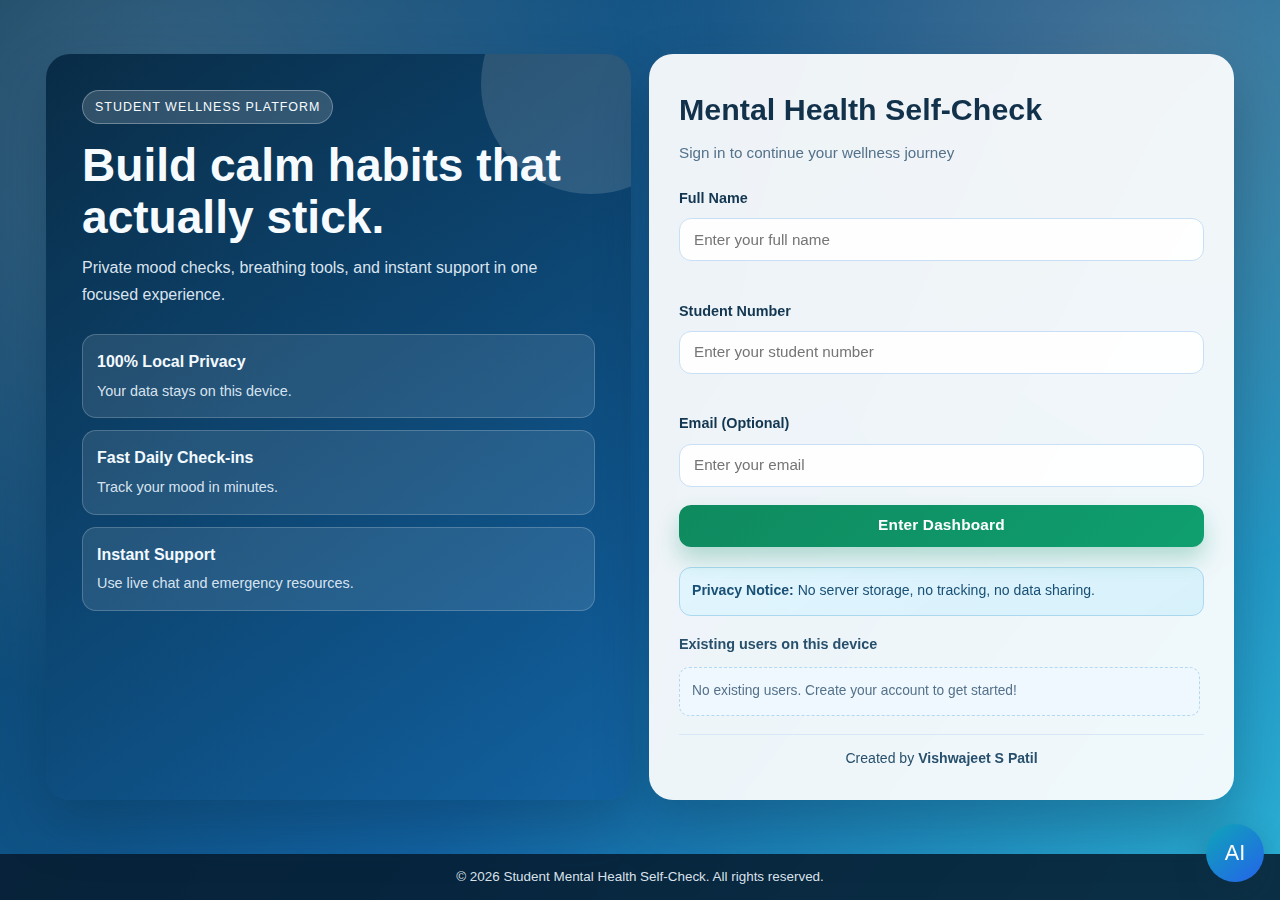
<file: index.html>
<!DOCTYPE html>
<html lang="en">
<head>
    <meta charset="UTF-8">
    <meta name="viewport" content="width=device-width, initial-scale=1.0, viewport-fit=cover, maximum-scale=1.0, user-scalable=no">
    <meta name="apple-mobile-web-app-capable" content="yes">
    <meta name="apple-mobile-web-app-status-bar-style" content="black-translucent">
    <meta name="theme-color" content="#0c2d48">
    <meta name="mobile-web-app-capable" content="yes">
    <title>Student Mental Health Self-Check</title>
    <link rel="stylesheet" href="assets/css/style.css">
</head>
<body>
    <div class="top-nav">
        <div class="nav-brand">Mental Health Self-Check</div>
        <div class="nav-user" id="nav-user">
            <span id="user-greeting">Welcome</span>
            <button class="btn btn-small btn-logout" onclick="handleLogout()" style="display:none;" id="logout-btn">Logout</button>
            <a href="profile.html" class="btn btn-small btn-profile" id="profile-btn" style="display:none;">My Profile</a>
        </div>
    </div>

    <div class="container">
        <header class="hero-header reveal">
            <p class="eyebrow">Private. Secure. Student-first.</p>
            <h1>Check In. Breathe. Reset. Move Forward.</h1>
            <p class="subtitle">A powerful mental wellness hub designed for students who want clarity, calm, and support in minutes.</p>
            <div class="hero-cta actions">
                <a href="quiz.html" class="btn btn-primary">Start Mood Check</a>
                <a href="breathing.html" class="btn btn-secondary">Do Breathing Session</a>
                <a href="help.html" class="btn btn-danger">Emergency Help</a>
            </div>
            <div class="trust-strip">
                <span>No tracking</span>
                <span>Local-only data</span>
                <span>Works offline</span>
            </div>
        </header>

        <main>
            <section class="intro reveal">
                <h2>Everything you need in one focused space</h2>
                <p>Take a self-check quiz, use guided breathing, get practical stress tools, and access crisis support quickly when it matters most.</p>
            </section>

            <section class="feature-grid">
                <article class="feature-card reveal">
                    <h3>Mind Check Quiz</h3>
                    <p>Understand your current stress and mood pattern with a quick, private assessment.</p>
                    <a href="quiz.html" class="feature-link">Open quiz</a>
                </article>
                <article class="feature-card reveal">
                    <h3>Breathing Coach</h3>
                    <p>Use visual breathing rhythms to lower anxiety and re-center your focus.</p>
                    <a href="breathing.html" class="feature-link">Start breathing</a>
                </article>
                <article class="feature-card reveal">
                    <h3>Stress Tips</h3>
                    <p>Get practical, science-backed ideas for immediate relief and long-term resilience.</p>
                    <a href="tips.html" class="feature-link">View tips</a>
                </article>
                <article class="feature-card reveal">
                    <h3>Stress Games</h3>
                    <p>Play calming mini-games to pause overthinking and restore energy.</p>
                    <a href="games.html" class="feature-link">Play now</a>
                </article>
            </section>

            <section class="disclaimer reveal">
                <h3>Important Notice</h3>
                <p>This tool supports self-assessment and emotional care, but it does not replace professional medical advice. If you are in immediate danger, call emergency services now.</p>
            </section>
        </main>
    </div>

    <footer class="main-footer">
        <div class="footer-content">
            <p>&copy; 2026 <strong>Student Mental Health Self-Check</strong>. All rights reserved.</p>
            <p>Created by <strong>Vishwajeet S Patil</strong></p>
        </div>
    </footer>

    <script src="assets/js/login.js"></script>
    <script src="assets/js/language.js"></script>
    <script src="assets/js/app.js"></script>
</body>
</html>
</file>
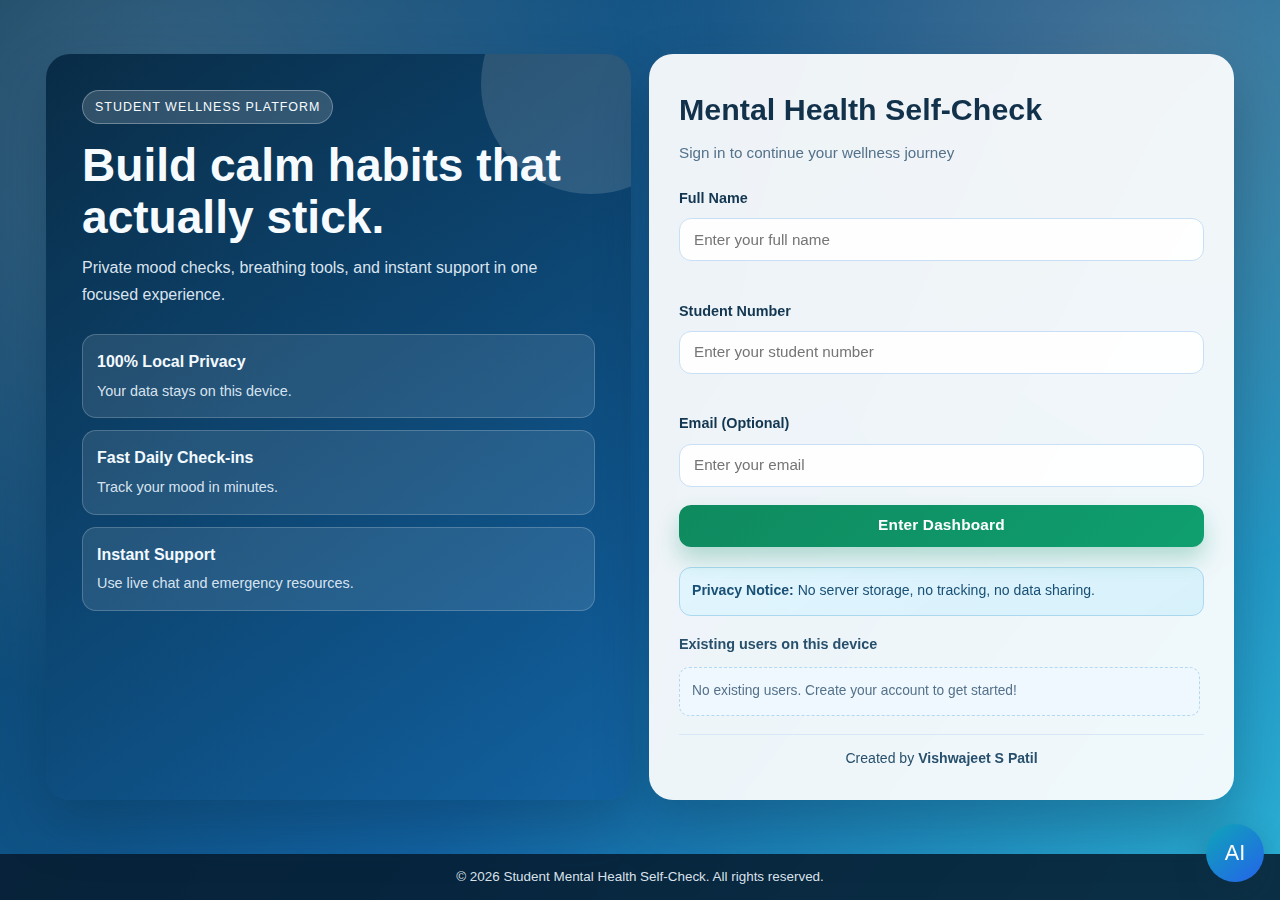
<file: breathing.html>
<!DOCTYPE html>
<html lang="en">
<head>
    <meta charset="UTF-8">
    <meta name="viewport" content="width=device-width, initial-scale=1.0, viewport-fit=cover, maximum-scale=1.0, user-scalable=no">
    <meta name="apple-mobile-web-app-capable" content="yes">
    <meta name="apple-mobile-web-app-status-bar-style" content="black-translucent">
    <meta name="theme-color" content="#667eea">
    <meta name="mobile-web-app-capable" content="yes">
    <title>Breathing Exercise</title>
    <link rel="stylesheet" href="assets/css/style.css">
    <link rel="stylesheet" href="assets/css/breathing.css">
</head>
<body>
    <div class="top-nav">
        <div class="nav-brand">🧠 Mental Health Self-Check</div>
        <div class="nav-user" id="nav-user">
            <span id="user-greeting">Welcome</span>
            <a href="profile.html" class="btn btn-small btn-profile" id="profile-btn" style="display:none;">My Profile</a>
        </div>
    </div>

    <div class="container">
        <header>
            <nav>
                <a href="index.html">← Home</a>
            </nav>
            <h1>Breathing Exercise</h1>
        </header>
        
        <main>
            <section class="breathing-container">
                <div class="breathing-circle" id="breathing-circle">
                    <div class="breathing-text" id="breathing-text">Breathe In</div>
                </div>
                
                <div class="controls">
                    <div class="exercise-type">
                        <button class="btn btn-primary active" data-type="4-7-8">4-7-8 Exercise</button>
                        <button class="btn btn-secondary" data-type="box">Box Breathing</button>
                        <button class="btn btn-secondary" data-type="relax">Deep Breathing</button>
                    </div>
                    
                    <div class="timer-controls">
                        <div class="timer-display">
                            <span id="time-display">05:00</span>
                            <small>Duration</small>
                        </div>
                        <div class="timer-buttons">
                            <button id="start-btn" class="btn btn-primary">Start</button>
                            <button id="pause-btn" class="btn btn-secondary" disabled>Pause</button>
                            <button id="reset-btn" class="btn btn-secondary">Reset</button>
                        </div>
                        <div class="sound-controls">
                            <label class="sound-toggle">
                                <input type="checkbox" id="sound-toggle" checked>
                                <span>Sound Effects</span>
                            </label>
                        </div>
                    </div>
                </div>
                
                <div class="instructions">
                    <h3>Instructions:</h3>
                    <div id="instruction-text">
                        <p><strong>4-7-8 Exercise:</strong> Inhale for 4 seconds, hold for 7 seconds, exhale for 8 seconds</p>
                        <p>Follow the circle animation and breathing guide to help reduce stress and anxiety.</p>
                    </div>
                </div>
                
                <div class="session-info" id="session-info">
                    <p>Time spent: <strong id="session-time">0:00</strong> | Cycles: <strong id="session-cycles">0</strong></p>
                </div>
            </section>
        </main>
    </div>

    <footer class="main-footer">
        <div class="footer-content">
            <p>&copy; 2026 <strong>Student Mental Health Self-Check</strong>. All rights reserved.</p>
            <p>Created by <strong>Vishwajeet S Patil</strong></p>
        </div>
    </footer>
    
    <script src="assets/js/login.js"></script>
    <script src="assets/js/language.js"></script>
    <script src="assets/js/app.js"></script>
    <script src="assets/js/breathing.js"></script>
</body>
</html>
</file>
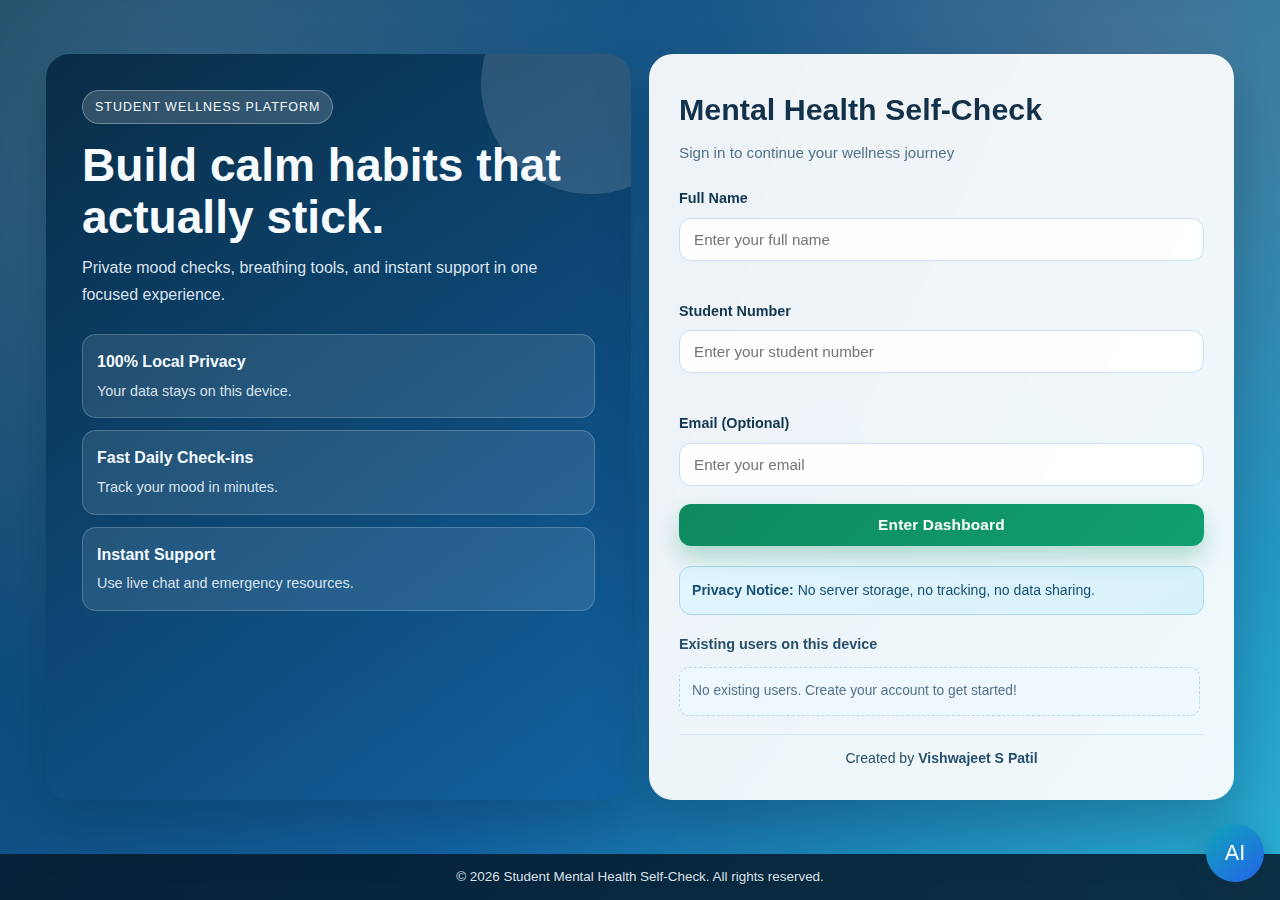
<file: games.html>
<!DOCTYPE html>
<html lang="en">
<head>
    <meta charset="UTF-8">
    <meta name="viewport" content="width=device-width, initial-scale=1.0, viewport-fit=cover, maximum-scale=1.0, user-scalable=no">
    <meta name="apple-mobile-web-app-capable" content="yes">
    <meta name="apple-mobile-web-app-status-bar-style" content="black-translucent">
    <meta name="theme-color" content="#667eea">
    <meta name="mobile-web-app-capable" content="yes">
    <title>Stress Relief Games</title>
    <link rel="stylesheet" href="assets/css/style.css">
    <link rel="stylesheet" href="assets/css/games.css">
</head>
<body>
    <div class="top-nav">
        <div class="nav-brand">🧠 Mental Health Self-Check</div>
        <div class="nav-user" id="nav-user">
            <span id="user-greeting">Welcome</span>
            <a href="profile.html" class="btn btn-small btn-profile" id="profile-btn" style="display:none;">My Profile</a>
        </div>
    </div>

    <div class="container">
        <header>
            <nav>
                <a href="index.html">← Home</a>
            </nav>
            <h1 data-i18n="games_title">Stress Relief Games</h1>
            <p class="subtitle" data-i18n="games_subtitle">Relax and have fun!</p>
        </header>
        
        <main>
            <section class="games-intro">
                <p>Take a break and enjoy some relaxing games to reduce stress and anxiety.</p>
            </section>

            <!-- Games Grid -->
            <section class="games-grid">
                <!-- Memory Match Game -->
                <div class="game-card">
                    <div class="game-header">
                        <h3 data-i18n="game_memory">Memory Match</h3>
                        <span class="game-difficulty">Easy</span>
                    </div>
                    <div class="game-preview">🎴</div>
                    <p>Test your memory and focus. Match pairs of cards!</p>
                    <button class="btn btn-primary" onclick="startMemoryGame()">Play</button>
                </div>

                <!-- Color Match Game -->
                <div class="game-card">
                    <div class="game-header">
                        <h3 data-i18n="game_color_match">Color Match</h3>
                        <span class="game-difficulty">Medium</span>
                    </div>
                    <div class="game-preview">🌈</div>
                    <p>Match colors and test your reaction time!</p>
                    <button class="btn btn-primary" onclick="startColorGame()">Play</button>
                </div>

                <!-- Breathing Balloon Game -->
                <div class="game-card">
                    <div class="game-header">
                        <h3 data-i18n="game_breathing_balloon">Breathing Balloon</h3>
                        <span class="game-difficulty">Relaxing</span>
                    </div>
                    <div class="game-preview">🎈</div>
                    <p>Inflate a balloon by breathing. A calming exercise!</p>
                    <button class="btn btn-primary" onclick="startBalloonGame()">Play</button>
                </div>

                <!-- Puzzle Game -->
                <div class="game-card">
                    <div class="game-header">
                        <h3 data-i18n="game_puzzle">Puzzle Game</h3>
                        <span class="game-difficulty">Hard</span>
                    </div>
                    <div class="game-preview">🧩</div>
                    <p>Solve relaxing puzzles to keep your mind engaged!</p>
                    <button class="btn btn-primary" onclick="startPuzzleGame()">Play</button>
                </div>
            </section>
        </main>
    </div>

    <!-- Game Modals -->
    <!-- Memory Match Game Modal -->
    <div id="memory-game-modal" class="game-modal" style="display: none;">
        <div class="game-modal-content">
            <div class="game-modal-header">
                <h2>Memory Match</h2>
                <button class="close-btn" onclick="closeGame('memory')">&times;</button>
            </div>
            <div class="game-modal-body">
                <div class="game-stats">
                    <p>Score: <strong id="memory-score">0</strong> | Moves: <strong id="memory-moves">0</strong></p>
                </div>
                <div id="memory-board" class="memory-board"></div>
                <button class="btn btn-secondary" onclick="resetMemoryGame()" style="margin-top: 20px;">Reset Game</button>
            </div>
        </div>
    </div>

    <!-- Color Match Game Modal -->
    <div id="color-game-modal" class="game-modal" style="display: none;">
        <div class="game-modal-content">
            <div class="game-modal-header">
                <h2>Color Match</h2>
                <button class="close-btn" onclick="closeGame('color')">&times;</button>
            </div>
            <div class="game-modal-body">
                <div class="game-stats">
                    <p>Score: <strong id="color-score">0</strong> | Time: <strong id="color-time">30</strong>s</p>
                </div>
                <div id="color-game-area" class="color-game-area">
                    <div id="color-display" class="color-display"></div>
                    <div id="color-buttons" class="color-buttons"></div>
                </div>
                <button class="btn btn-secondary" onclick="resetColorGame()" style="margin-top: 20px;">Reset Game</button>
            </div>
        </div>
    </div>

    <!-- Breathing Balloon Modal -->
    <div id="balloon-game-modal" class="game-modal" style="display: none;">
        <div class="game-modal-content">
            <div class="game-modal-header">
                <h2>Breathing Balloon</h2>
                <button class="close-btn" onclick="closeGame('balloon')">&times;</button>
            </div>
            <div class="game-modal-body">
                <p class="game-instruction">Click or press SPACE to inflate the balloon. Reach 100% to win!</p>
                <div class="balloon-container">
                    <div id="balloon" class="balloon"></div>
                    <div id="balloon-percentage" class="balloon-percentage">0%</div>
                </div>
                <div class="game-stats">
                    <p>Fill: <strong id="balloon-fill">0</strong>%</p>
                </div>
                <button class="btn btn-secondary" onclick="resetBalloonGame()" style="margin-top: 20px;">Reset Game</button>
            </div>
        </div>
    </div>

    <!-- Puzzle Game Modal -->
    <div id="puzzle-game-modal" class="game-modal" style="display: none;">
        <div class="game-modal-content">
            <div class="game-modal-header">
                <h2>Puzzle Game</h2>
                <button class="close-btn" onclick="closeGame('puzzle')">&times;</button>
            </div>
            <div class="game-modal-body">
                <div class="game-stats">
                    <p>Score: <strong id="puzzle-score">0</strong> | Level: <strong id="puzzle-level">1</strong></p>
                </div>
                <div id="puzzle-board" class="puzzle-board"></div>
                <button class="btn btn-secondary" onclick="resetPuzzleGame()" style="margin-top: 20px;">Reset Game</button>
            </div>
        </div>
    </div>

    <footer class="main-footer">
        <div class="footer-content">
            <p>&copy; 2026 <strong>Student Mental Health Self-Check</strong>. All rights reserved.</p>
            <p>Created by <strong>Vishwajeet S Patil</strong></p>
        </div>
    </footer>

    <script src="assets/js/login.js"></script>
    <script src="assets/js/app.js"></script>
    <script src="assets/js/language.js"></script>
    <script src="assets/js/games.js"></script>
</body>
</html>
</file>
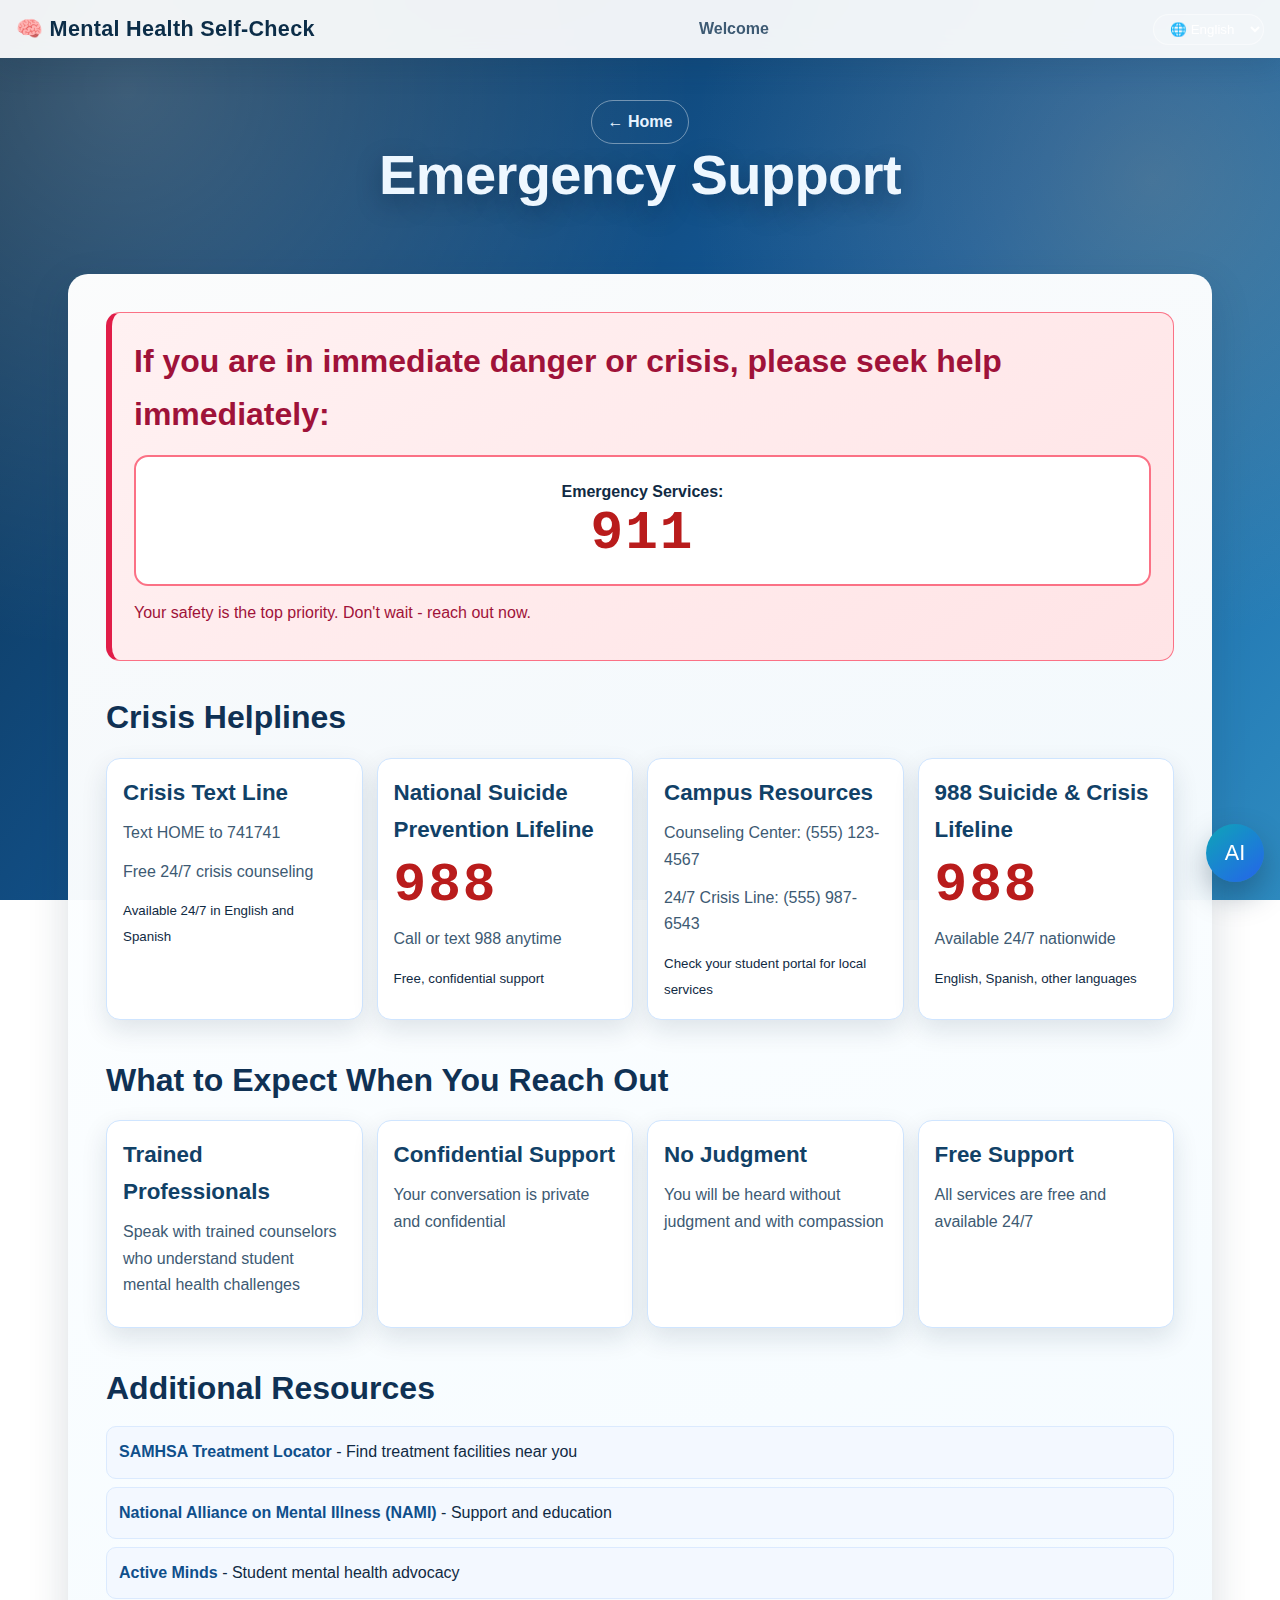
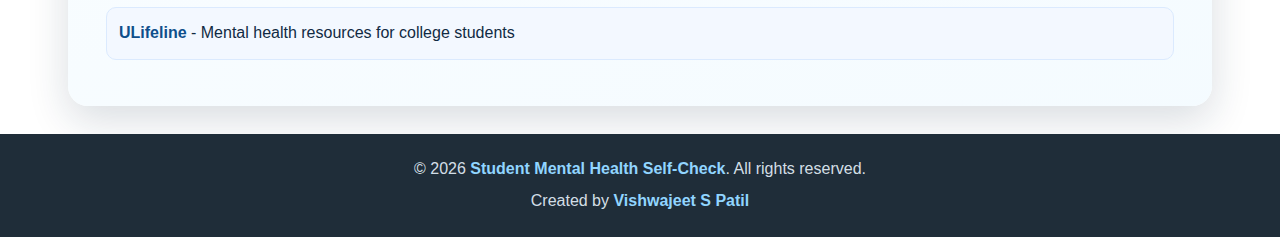
<file: help.html>
<!DOCTYPE html>
<html lang="en">
<head>
    <meta charset="UTF-8">
    <meta name="viewport" content="width=device-width, initial-scale=1.0, viewport-fit=cover, maximum-scale=1.0, user-scalable=no">
    <meta name="apple-mobile-web-app-capable" content="yes">
    <meta name="apple-mobile-web-app-status-bar-style" content="black-translucent">
    <meta name="theme-color" content="#667eea">
    <meta name="mobile-web-app-capable" content="yes">
    <title>Emergency Support</title>
    <link rel="stylesheet" href="assets/css/style.css">
</head>
<body>
    <div class="top-nav">
        <div class="nav-brand">🧠 Mental Health Self-Check</div>
        <div class="nav-user" id="nav-user">
            <span id="user-greeting">Welcome</span>
            <a href="profile.html" class="btn btn-small btn-profile" id="profile-btn" style="display:none;">My Profile</a>
        </div>
    </div>

    <div class="container">
        <header>
            <nav>
                <a href="index.html">← Home</a>
            </nav>
            <h1>Emergency Support</h1>
        </header>
        
        <main>
            <section class="emergency-notice">
                <div class="warning-box">
                    <h2>If you are in immediate danger or crisis, please seek help immediately:</h2>
                    <div class="emergency-number">
                        <strong>Emergency Services:</strong> <span class="number">911</span>
                    </div>
                    <p>Your safety is the top priority. Don't wait - reach out now.</p>
                </div>
            </section>
            
            <section class="helpline-resources">
                <h2>Crisis Helplines</h2>
                <div class="helpline-grid">
                    <div class="helpline-card">
                        <h3>Crisis Text Line</h3>
                        <p>Text HOME to 741741</p>
                        <p>Free 24/7 crisis counseling</p>
                        <small>Available 24/7 in English and Spanish</small>
                    </div>
                    
                    <div class="helpline-card">
                        <h3>National Suicide Prevention Lifeline</h3>
                        <p class="number">988</p>
                        <p>Call or text 988 anytime</p>
                        <small>Free, confidential support</small>
                    </div>
                    
                    <div class="helpline-card">
                        <h3>Campus Resources</h3>
                        <p>Counseling Center: (555) 123-4567</p>
                        <p>24/7 Crisis Line: (555) 987-6543</p>
                        <small>Check your student portal for local services</small>
                    </div>
                    
                    <div class="helpline-card">
                        <h3>988 Suicide & Crisis Lifeline</h3>
                        <p class="number">988</p>
                        <p>Available 24/7 nationwide</p>
                        <small>English, Spanish, other languages</small>
                    </div>
                </div>
            </section>
            
            <section class="what-to-expect">
                <h2>What to Expect When You Reach Out</h2>
                <div class="expectations">
                    <div class="expectation-item">
                        <h3>Trained Professionals</h3>
                        <p>Speak with trained counselors who understand student mental health challenges</p>
                    </div>
                    <div class="expectation-item">
                        <h3>Confidential Support</h3>
                        <p>Your conversation is private and confidential</p>
                    </div>
                    <div class="expectation-item">
                        <h3>No Judgment</h3>
                        <p>You will be heard without judgment and with compassion</p>
                    </div>
                    <div class="expectation-item">
                        <h3>Free Support</h3>
                        <p>All services are free and available 24/7</p>
                    </div>
                </div>
            </section>
            
            <section class="additional-resources">
                <h2>Additional Resources</h2>
                <ul class="resource-list">
                    <li><a href="#" target="_blank">SAMHSA Treatment Locator</a> - Find treatment facilities near you</li>
                    <li><a href="#" target="_blank">National Alliance on Mental Illness (NAMI)</a> - Support and education</li>
                    <li><a href="#" target="_blank">Active Minds</a> - Student mental health advocacy</li>
                    <li><a href="#" target="_blank">ULifeline</a> - Mental health resources for college students</li>
                </ul>
            </section>
        </main>
    </div>

    <footer class="main-footer">
        <div class="footer-content">
            <p>&copy; 2026 <strong>Student Mental Health Self-Check</strong>. All rights reserved.</p>
            <p>Created by <strong>Vishwajeet S Patil</strong></p>
        </div>
    </footer>

    <script src="assets/js/login.js"></script>
    <script src="assets/js/language.js"></script>
    <script src="assets/js/app.js"></script>
</body>
</html>
</file>
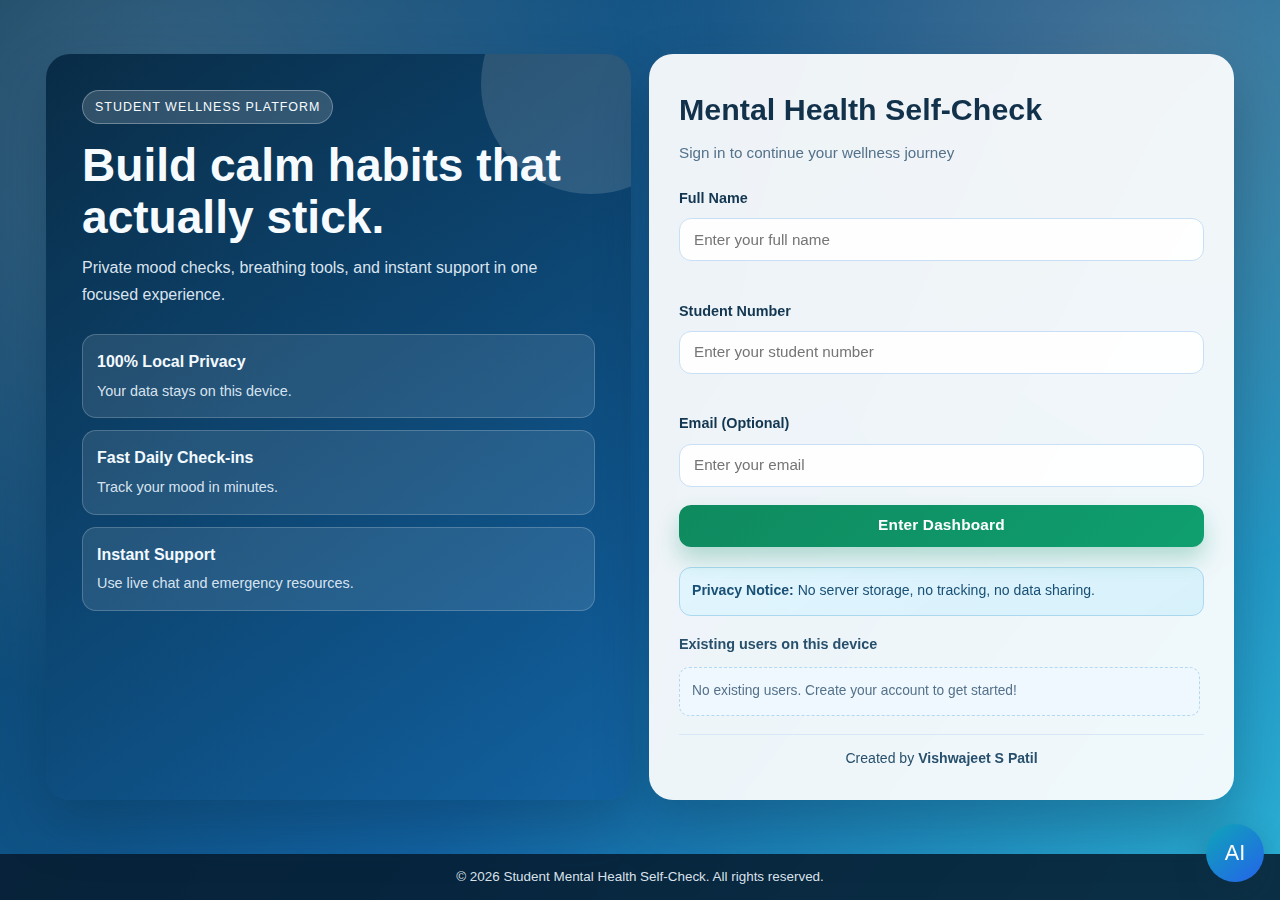
<file: login.html>
<!DOCTYPE html>
<html lang="en">
<head>
    <meta charset="UTF-8">
    <meta name="viewport" content="width=device-width, initial-scale=1.0, viewport-fit=cover, maximum-scale=1.0, user-scalable=no">
    <meta name="apple-mobile-web-app-capable" content="yes">
    <meta name="apple-mobile-web-app-status-bar-style" content="black-translucent">
    <meta name="theme-color" content="#0a3a5a">
    <meta name="mobile-web-app-capable" content="yes">
    <title>Login - Student Mental Health Self-Check</title>
    <link rel="stylesheet" href="assets/css/style.css">
    <link rel="stylesheet" href="assets/css/login.css">
</head>
<body class="login-body">
    <div class="login-container">
        <div class="login-shell">
            <aside class="login-showcase">
                <p class="showcase-tag">Student Wellness Platform</p>
                <h1>Build calm habits that actually stick.</h1>
                <p class="showcase-copy">Private mood checks, breathing tools, and instant support in one focused experience.</p>

                <div class="showcase-grid">
                    <article class="showcase-item">
                        <h3>100% Local Privacy</h3>
                        <p>Your data stays on this device.</p>
                    </article>
                    <article class="showcase-item">
                        <h3>Fast Daily Check-ins</h3>
                        <p>Track your mood in minutes.</p>
                    </article>
                    <article class="showcase-item">
                        <h3>Instant Support</h3>
                        <p>Use live chat and emergency resources.</p>
                    </article>
                </div>
            </aside>

            <section class="login-box" aria-label="Login form">
                <div class="login-header">
                    <h2>Mental Health Self-Check</h2>
                    <p class="login-subtitle">Sign in to continue your wellness journey</p>
                </div>

                <form id="login-form" class="login-form">
                    <div class="form-group">
                        <label for="student-name">Full Name</label>
                        <input
                            type="text"
                            id="student-name"
                            name="studentName"
                            placeholder="Enter your full name"
                            required
                            maxlength="50"
                        >
                        <span class="form-error" id="name-error"></span>
                    </div>

                    <div class="form-group">
                        <label for="student-id">Student Number</label>
                        <input
                            type="text"
                            id="student-id"
                            name="studentId"
                            placeholder="Enter your student number"
                            required
                            maxlength="20"
                        >
                        <span class="form-error" id="id-error"></span>
                    </div>

                    <div class="form-group">
                        <label for="student-email">Email (Optional)</label>
                        <input
                            type="email"
                            id="student-email"
                            name="studentEmail"
                            placeholder="Enter your email"
                        >
                    </div>

                    <button type="submit" class="btn btn-login">Enter Dashboard</button>
                </form>

                <div class="login-info">
                    <p><strong>Privacy Notice:</strong> No server storage, no tracking, no data sharing.</p>
                </div>

                <div class="existing-user">
                    <p class="existing-title">Existing users on this device</p>
                    <div id="existing-users" class="existing-users-list">
                        <!-- Existing users will be listed here -->
                    </div>
                </div>

                <div class="login-footer">
                    <p class="created-by">Created by <strong>Vishwajeet S Patil</strong></p>
                </div>
            </section>
        </div>
    </div>

    <footer class="login-footer-main">
        <p>&copy; 2026 Student Mental Health Self-Check. All rights reserved.</p>
    </footer>

    <script src="assets/js/login.js"></script>
    <script src="assets/js/app.js"></script>
</body>
</html>
</file>
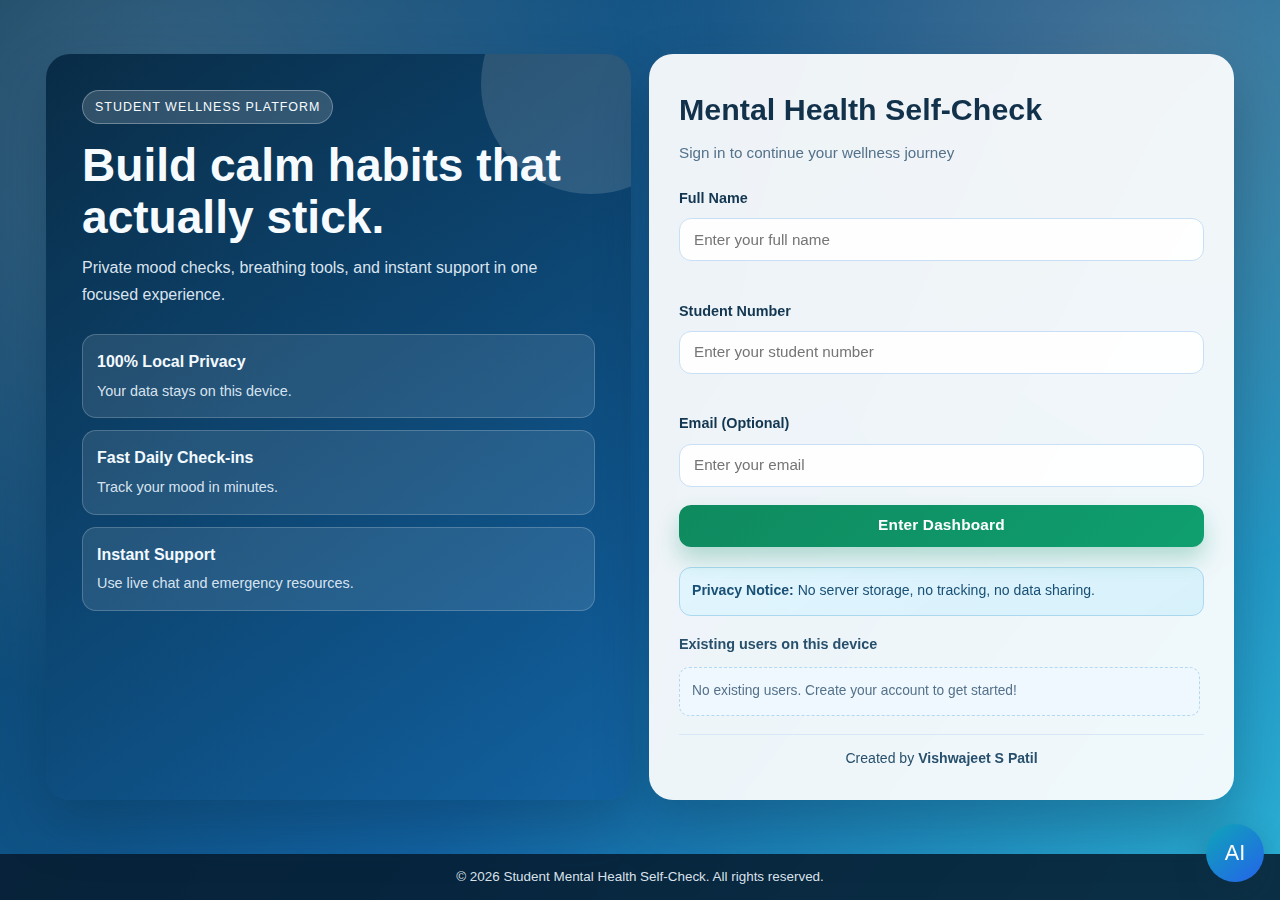
<file: profile.html>
<!DOCTYPE html>
<html lang="en">
<head>
    <meta charset="UTF-8">
    <meta name="viewport" content="width=device-width, initial-scale=1.0, viewport-fit=cover, maximum-scale=1.0, user-scalable=no">
    <meta name="apple-mobile-web-app-capable" content="yes">
    <meta name="apple-mobile-web-app-status-bar-style" content="black-translucent">
    <meta name="theme-color" content="#667eea">
    <meta name="mobile-web-app-capable" content="yes">
    <title>My Profile - Student Mental Health Self-Check</title>
    <link rel="stylesheet" href="assets/css/style.css">
    <link rel="stylesheet" href="assets/css/profile.css">
</head>
<body>
    <div class="top-nav">
        <div class="nav-brand">🧠 Mental Health Self-Check</div>
        <div class="nav-user" id="nav-user">
            <span id="user-greeting">Welcome</span>
            <button class="btn btn-small btn-logout" onclick="handleLogout()">Logout</button>
        </div>
    </div>

    <div class="container">
        <header>
            <nav>
                <a href="index.html">← Home</a>
            </nav>
            <h1>My Profile & Progress</h1>
        </header>
        
        <main>
            <!-- User Info Card -->
            <section class="profile-section">
                <h2>Your Information</h2>
                <div class="user-profile-card">
                    <div class="user-avatar">👤</div>
                    <div class="user-details">
                        <h3 id="profile-name">Loading...</h3>
                        <p class="user-id" id="profile-id">Student ID: </p>
                        <p class="user-email" id="profile-email">Email: </p>
                        <p class="user-meta" id="profile-created">Account created: </p>
                        <p class="user-meta" id="profile-logins">Total logins: </p>
                    </div>
                </div>
            </section>

            <!-- Progress Statistics -->
            <section class="profile-section">
                <h2>Your Progress</h2>
                <div class="stats-grid">
                    <div class="stat-card">
                        <div class="stat-icon">📋</div>
                        <div class="stat-content">
                            <h3 id="quiz-count">0</h3>
                            <p>Quizzes Completed</p>
                        </div>
                    </div>

                    <div class="stat-card">
                        <div class="stat-icon">🫁</div>
                        <div class="stat-content">
                            <h3 id="breathing-minutes">0</h3>
                            <p>Breathing Minutes</p>
                        </div>
                    </div>

                    <div class="stat-card">
                        <div class="stat-icon">🎯</div>
                        <div class="stat-content">
                            <h3 id="breathing-sessions">0</h3>
                            <p>Breathing Sessions</p>
                        </div>
                    </div>

                    <div class="stat-card">
                        <div class="stat-icon">📚</div>
                        <div class="stat-content">
                            <h3 id="tips-viewed">0</h3>
                            <p>Tips Viewed</p>
                        </div>
                    </div>

                    <div class="stat-card">
                        <div class="stat-icon">⭐</div>
                        <div class="stat-content">
                            <h3 id="total-sessions">0</h3>
                            <p>Total Sessions</p>
                        </div>
                    </div>

                    <div class="stat-card">
                        <div class="stat-icon">🏆</div>
                        <div class="stat-content">
                            <h3 id="last-quiz-score">-</h3>
                            <p>Last Quiz Score</p>
                        </div>
                    </div>
                </div>
            </section>

            <!-- Recent Activity -->
            <section class="profile-section">
                <h2>Recent Activity</h2>
                <div class="activity-timeline">
                    <div class="activity-item" id="activity-template" style="display: none;">
                        <div class="activity-icon">📌</div>
                        <div class="activity-content">
                            <p class="activity-text"></p>
                            <small class="activity-date"></small>
                        </div>
                    </div>
                    <div id="activities-container">
                        <p class="no-activity">No recent activity yet. Start your wellness journey!</p>
                    </div>
                </div>
            </section>

            <!-- Achievement Badges -->
            <section class="profile-section">
                <h2>🏅 Achievements</h2>
                <div class="badges-grid">
                    <div class="badge" id="badge-first-breathing" data-unlock="1-breathing" title="Complete your first breathing exercise">
                        <div class="badge-icon">🫁</div>
                        <p>First Breath</p>
                    </div>
                    <div class="badge" id="badge-first-quiz" data-unlock="1-quiz" title="Complete your first mood check">
                        <div class="badge-icon">📋</div>
                        <p>First Check</p>
                    </div>
                    <div class="badge" id="badge-5-minutes" data-unlock="5-minutes" title="Complete 5 minutes of breathing">
                        <div class="badge-icon">⏱️</div>
                        <p>5-Min Master</p>
                    </div>
                    <div class="badge" id="badge-10-sessions" data-unlock="10-sessions" title="Complete 10 breathing sessions">
                        <div class="badge-icon">🎯</div>
                        <p>Consistent</p>
                    </div>
                    <div class="badge" id="badge-daily" data-unlock="daily" title="Use the app on 7 different days">
                        <div class="badge-icon">📅</div>
                        <p>Daily User</p>
                    </div>
                    <div class="badge" id="badge-explorer" data-unlock="explorer" title="Try all breathing exercises">
                        <div class="badge-icon">🧭</div>
                        <p>Explorer</p>
                    </div>
                </div>
            </section>

            <!-- Data Management -->
            <section class="profile-section danger-zone">
                <h2>⚠️ Data Management</h2>
                <div class="data-management">
                    <div class="management-item">
                        <div>
                            <h3>Export Data</h3>
                            <p>Download your progress data as JSON</p>
                        </div>
                        <button class="btn btn-secondary" onclick="exportUserData()">Export</button>
                    </div>
                    <div class="management-item">
                        <div>
                            <h3>Delete Account</h3>
                            <p>Permanently delete all your data (cannot be undone)</p>
                        </div>
                        <button class="btn btn-danger" onclick="deleteAccountConfirm()">Delete</button>
                    </div>
                </div>
            </section>

            <section class="profile-section">
                <p class="privacy-notice">
                    💚 <strong>Your privacy is important.</strong> All data is stored locally on this device and never transmitted to any server.
                </p>
            </section>
        </main>
    </div>

    <footer class="main-footer">
        <div class="footer-content">
            <p>&copy; 2026 <strong>Student Mental Health Self-Check</strong>. All rights reserved.</p>
            <p>Created by <strong>Vishwajeet S Patil</strong></p>
        </div>
    </footer>

    <script src="assets/js/login.js"></script>
    <script src="assets/js/language.js"></script>
    <script src="assets/js/app.js"></script>
    <script src="assets/js/profile.js"></script>
</body>
</html>
</file>
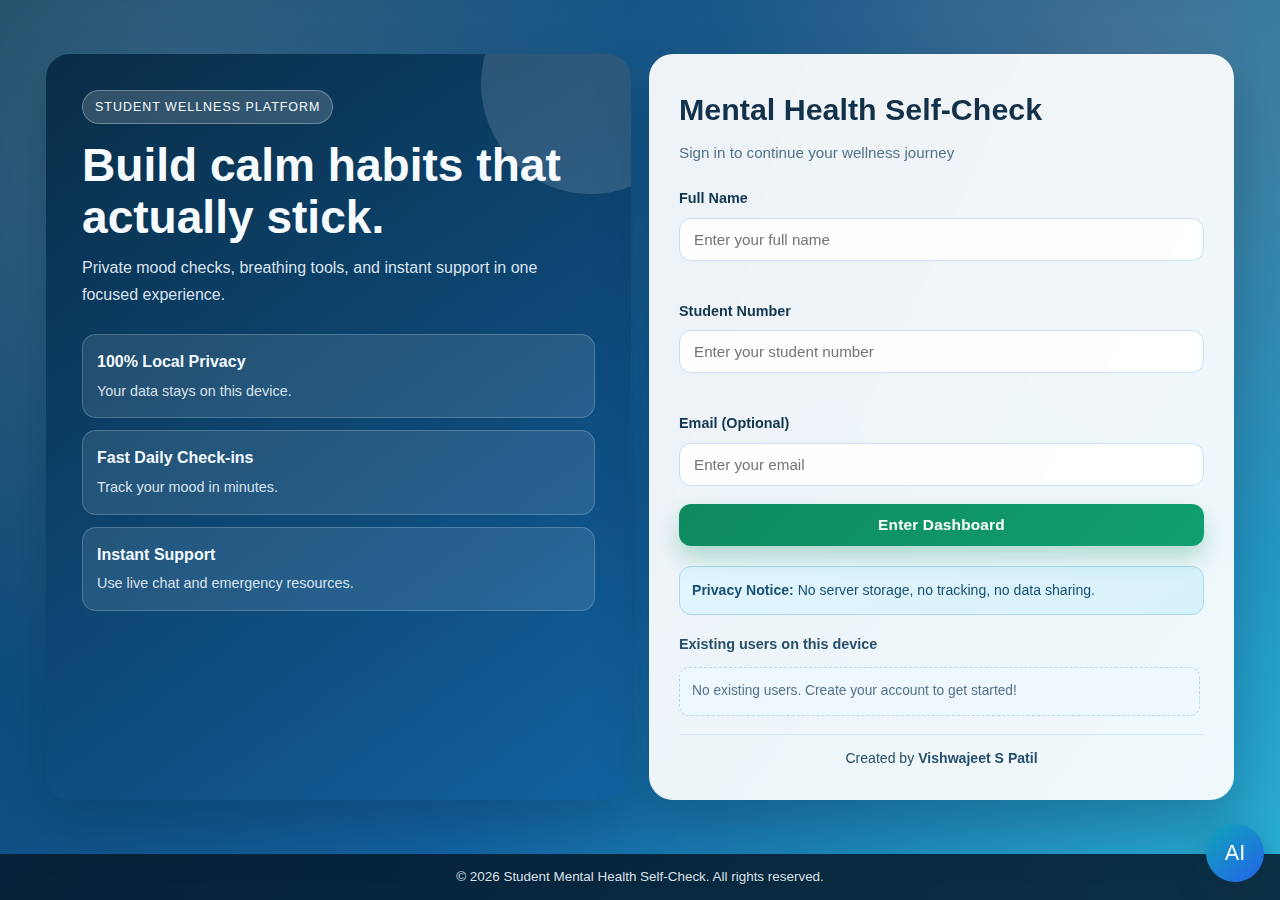
<file: quiz.html>
<!DOCTYPE html>
<html lang="en">
<head>
    <meta charset="UTF-8">
    <meta name="viewport" content="width=device-width, initial-scale=1.0, viewport-fit=cover, maximum-scale=1.0, user-scalable=no">
    <meta name="apple-mobile-web-app-capable" content="yes">
    <meta name="apple-mobile-web-app-status-bar-style" content="black-translucent">
    <meta name="theme-color" content="#667eea">
    <meta name="mobile-web-app-capable" content="yes">
    <title>Mood Self-Check Quiz</title>
    <link rel="stylesheet" href="assets/css/style.css">
    <link rel="stylesheet" href="assets/css/quiz.css">
</head>
<body>
    <div class="top-nav">
        <div class="nav-brand">🧠 Mental Health Self-Check</div>
        <div class="nav-user" id="nav-user">
            <span id="user-greeting">Welcome</span>
            <a href="profile.html" class="btn btn-small btn-profile" id="profile-btn" style="display:none;">My Profile</a>
        </div>
    </div>

    <div class="container">
        <header>
            <nav>
                <a href="index.html">← Home</a>
            </nav>
            <h1>Mood Self-Check</h1>
        </header>
        
        <main id="quiz-container">
            <div id="welcome-screen">
                <h2>Welcome to your mood check-in</h2>
                <p>Answer these questions honestly to get a better understanding of your current emotional state. This is for your eyes only.</p>
                <button id="start-quiz" class="btn btn-primary">Start Quiz</button>
            </div>
            
            <div id="quiz-screen" style="display: none;">
                <div class="question-container">
                    <h3 id="question-text"></h3>
                    <div class="options" id="options-container"></div>
                </div>
                <div class="progress">
                    <span id="progress-text"></span>
                    <div class="progress-bar">
                        <div id="progress-fill"></div>
                    </div>
                </div>
            </div>
            
            <div id="results-screen" style="display: none;">
                <h2>Your Results</h2>
                <div id="results-content"></div>
                <div class="actions">
                    <button id="retake-quiz" class="btn btn-secondary">Retake Quiz</button>
                    <a href="index.html" class="btn btn-primary">Back to Home</a>
                </div>
            </div>
        </main>
    </div>

    <footer class="main-footer">
        <div class="footer-content">
            <p>&copy; 2026 <strong>Student Mental Health Self-Check</strong>. All rights reserved.</p>
            <p>Created by <strong>Vishwajeet S Patil</strong></p>
        </div>
    </footer>
    
    <script src="assets/js/login.js"></script>
    <script src="assets/js/language.js"></script>
    <script src="assets/js/app.js"></script>
    <script src="data/questions.js"></script>
    <script src="assets/js/quiz.js"></script>
</body>
</html>
</file>
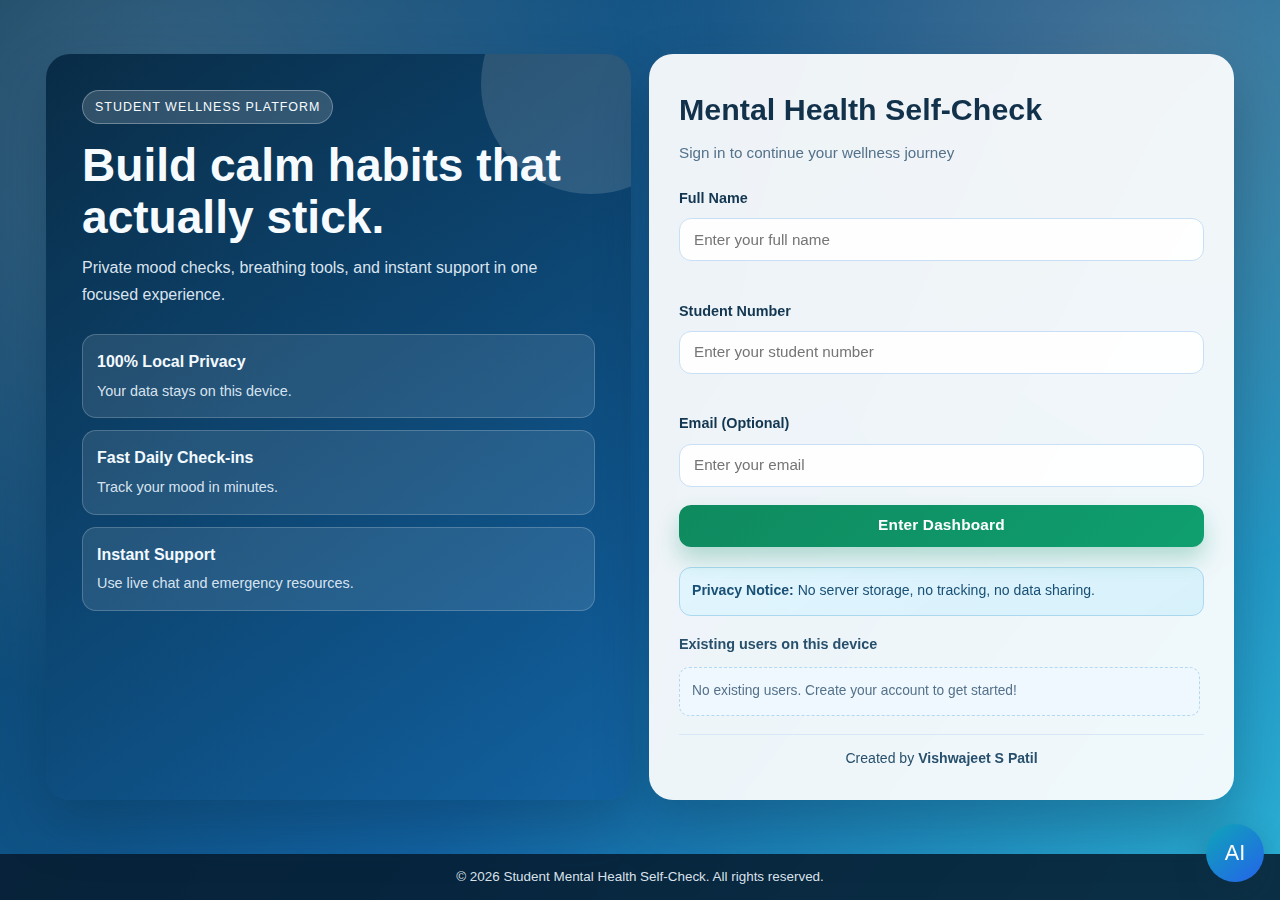
<file: tips.html>
<!DOCTYPE html>
<html lang="en">
<head>
    <meta charset="UTF-8">
    <meta name="viewport" content="width=device-width, initial-scale=1.0, viewport-fit=cover, maximum-scale=1.0, user-scalable=no">
    <meta name="apple-mobile-web-app-capable" content="yes">
    <meta name="apple-mobile-web-app-status-bar-style" content="black-translucent">
    <meta name="theme-color" content="#667eea">
    <meta name="mobile-web-app-capable" content="yes">
    <title>Stress Management Tips</title>
    <link rel="stylesheet" href="assets/css/style.css">
    <link rel="stylesheet" href="assets/css/tips.css">
</head>
<body>
    <div class="top-nav">
        <div class="nav-brand">🧠 Mental Health Self-Check</div>
        <div class="nav-user" id="nav-user">
            <span id="user-greeting">Welcome</span>
            <a href="profile.html" class="btn btn-small btn-profile" id="profile-btn" style="display:none;">My Profile</a>
        </div>
    </div>

    <div class="container">
        <header>
            <nav>
                <a href="index.html">← Home</a>
            </nav>
            <h1 data-i18n="tips_title">Stress Management Tips</h1>
        </header>
        
        <main>
            <!-- Personalized Section -->
            <section class="personalized-section" id="personalized-section" style="display: none;">
                <h2 data-i18n="tips_personalized">Personalized Tips Based on Your Assessment</h2>
                <div class="stress-level-indicator">
                    <p><span data-i18n="tips_stress_level">Based on your stress level: </span><strong id="stress-level-text">-</strong></p>
                    <div class="stress-bar" id="stress-bar"></div>
                </div>
                <div id="personalized-tips" class="tips-grid"></div>
            </section>

            <!-- No Quiz Section -->
            <section class="no-quiz-section" id="no-quiz-section">
                <div class="no-quiz-box">
                    <h2>📋 Take Your Mood Check First</h2>
                    <p data-i18n="tips_no_quiz">Take the mood check quiz to receive personalized tips</p>
                    <a href="quiz.html" class="btn btn-primary">Take Mood Check Quiz</a>
                </div>
            </section>

            <!-- General Tips Section -->
            <section class="general-tips-section">
                <h2>💡 General Stress Management Tips</h2>
                <div class="tips-grid" id="general-tips-container">
                    <!-- Tips will be loaded here dynamically -->
                </div>
            </section>

            <!-- Quick Tips -->
            <section class="quick-tips-section">
                <h2>⚡ Quick Stress Relief Techniques</h2>
                <div class="quick-tips-grid" id="quick-tips-container">
                    <!-- Quick tips will be loaded here -->
                </div>
            </section>
        </main>
    </div>

    <footer class="main-footer">
        <div class="footer-content">
            <p>&copy; 2026 <strong>Student Mental Health Self-Check</strong>. All rights reserved.</p>
            <p>Created by <strong>Vishwajeet S Patil</strong></p>
        </div>
    </footer>
    
    <script src="assets/js/login.js"></script>
    <script src="assets/js/app.js"></script>
    <script src="assets/js/language.js"></script>
    <script src="data/tips.json"></script>
    <script src="assets/js/tips.js"></script>
</body>
</html>
</file>
<file: assets/css/style.css>
* {
    margin: 0;
    padding: 0;
    box-sizing: border-box;
}

:root {
    --bg-deep: #0c2d48;
    --bg-mid: #145da0;
    --bg-accent: #2e8bc0;
    --surface: #f7fbff;
    --surface-strong: #ffffff;
    --text-main: #102a43;
    --text-soft: #3d5a73;
    --ok: #2f9e44;
    --warn: #d9480f;
    --primary: #0ea5b7;
    --secondary: #2074d4;
    --shadow-soft: 0 14px 40px rgba(16, 42, 67, 0.16);
    --shadow-card: 0 10px 26px rgba(16, 42, 67, 0.12);
    --radius-lg: 20px;
    --radius-md: 14px;
    --max-width: 1200px;
    --page-padding: clamp(12px, 3vw, 28px);
}

html,
body {
    width: 100%;
    min-height: 100%;
}

body {
    font-family: "Trebuchet MS", "Gill Sans", "Segoe UI", sans-serif;
    color: var(--text-main);
    line-height: 1.65;
    background:
        radial-gradient(circle at 10% 10%, rgba(255, 255, 255, 0.2), transparent 40%),
        radial-gradient(circle at 90% 20%, rgba(255, 184, 108, 0.2), transparent 34%),
        linear-gradient(130deg, var(--bg-deep), var(--bg-mid) 58%, var(--bg-accent));
    background-attachment: fixed;
    display: flex;
    flex-direction: column;
    padding: env(safe-area-inset-top) 0 env(safe-area-inset-bottom);
    -webkit-font-smoothing: antialiased;
}

.container {
    width: 100%;
    max-width: var(--max-width);
    margin: 0 auto;
    padding: 0 var(--page-padding);
    flex: 1 0 auto;
}

.top-nav {
    position: sticky;
    top: 0;
    z-index: 200;
    display: flex;
    justify-content: space-between;
    align-items: center;
    gap: 12px;
    min-height: 58px;
    padding: 10px 16px;
    padding-top: max(10px, env(safe-area-inset-top));
    background: rgba(255, 255, 255, 0.93);
    backdrop-filter: blur(12px);
    box-shadow: 0 8px 30px rgba(12, 45, 72, 0.15);
}

.nav-brand {
    font-size: clamp(1rem, 3vw, 1.35rem);
    font-weight: 800;
    color: var(--bg-deep);
    letter-spacing: 0.3px;
}

.nav-user {
    display: flex;
    align-items: center;
    gap: 10px;
}

#user-greeting {
    color: var(--text-soft);
    font-weight: 700;
}

header {
    padding: clamp(26px, 5vw, 42px) 6px;
    color: #eef7ff;
    text-align: center;
}

header h1 {
    font-size: clamp(2rem, 5.6vw, 3.5rem);
    line-height: 1.1;
    margin-bottom: 10px;
    letter-spacing: -0.6px;
    text-shadow: 0 8px 25px rgba(10, 20, 40, 0.35);
}

.eyebrow {
    text-transform: uppercase;
    letter-spacing: 1.8px;
    font-size: 0.84rem;
    font-weight: 700;
    opacity: 0.92;
    margin-bottom: 10px;
}

.subtitle {
    font-size: clamp(1rem, 2.6vw, 1.2rem);
    color: rgba(241, 249, 255, 0.95);
    max-width: 760px;
    margin: 0 auto;
}

nav a {
    color: #e7f3ff;
    text-decoration: none;
    border: 1px solid rgba(255, 255, 255, 0.4);
    border-radius: 999px;
    padding: 8px 16px;
    display: inline-block;
    font-weight: 700;
    transition: 0.2s ease;
}

nav a:hover {
    transform: translateY(-2px);
    background: rgba(255, 255, 255, 0.12);
}

main {
    background: linear-gradient(160deg, rgba(255, 255, 255, 0.98), rgba(244, 251, 255, 0.96));
    border-radius: var(--radius-lg);
    padding: clamp(20px, 4vw, 38px);
    box-shadow: var(--shadow-soft);
    margin: 16px 0 28px;
    min-height: 55vh;
}

section {
    margin-bottom: 34px;
}

section:last-child {
    margin-bottom: 0;
}

h2 {
    font-size: clamp(1.4rem, 4vw, 2rem);
    margin-bottom: 12px;
    color: #0f3154;
}

h3 {
    font-size: clamp(1.1rem, 2.6vw, 1.4rem);
    margin-bottom: 8px;
    color: #114167;
}

p {
    color: var(--text-soft);
    margin-bottom: 12px;
}

.actions {
    display: flex;
    flex-wrap: wrap;
    justify-content: center;
    gap: 12px;
}

.btn {
    border: 0;
    border-radius: 999px;
    padding: 12px 22px;
    text-decoration: none;
    display: inline-flex;
    align-items: center;
    justify-content: center;
    cursor: pointer;
    font-weight: 800;
    font-size: 0.96rem;
    transition: transform 0.2s ease, box-shadow 0.2s ease, filter 0.2s ease;
    box-shadow: 0 8px 20px rgba(16, 42, 67, 0.2);
}

.btn:hover {
    transform: translateY(-2px);
    filter: saturate(1.05);
}

.btn:active {
    transform: translateY(0);
}

.btn-small {
    padding: 7px 14px;
    font-size: 0.8rem;
    box-shadow: none;
}

.btn-primary {
    background: linear-gradient(135deg, #0d9488, #0ea5b7);
    color: white;
}

.btn-secondary {
    background: linear-gradient(135deg, #2563eb, #1d4ed8);
    color: white;
}

.btn-danger {
    background: linear-gradient(135deg, #e11d48, #be123c);
    color: white;
}

.btn-profile {
    background: linear-gradient(135deg, #145da0, #2e8bc0);
    color: white;
}

.btn-logout {
    background: linear-gradient(135deg, #f59e0b, #d97706);
    color: white;
}

.hero-header {
    position: relative;
    overflow: hidden;
}

.hero-header::before,
.hero-header::after {
    content: "";
    position: absolute;
    border-radius: 50%;
    pointer-events: none;
}

.hero-header::before {
    width: 220px;
    height: 220px;
    background: rgba(255, 255, 255, 0.15);
    right: -40px;
    top: -40px;
}

.hero-header::after {
    width: 140px;
    height: 140px;
    background: rgba(255, 184, 108, 0.25);
    left: -30px;
    bottom: -30px;
}

.hero-cta {
    margin-top: 20px;
}

.trust-strip {
    display: flex;
    justify-content: center;
    flex-wrap: wrap;
    gap: 10px;
    margin-top: 18px;
}

.trust-strip span {
    background: rgba(255, 255, 255, 0.18);
    border: 1px solid rgba(255, 255, 255, 0.35);
    color: #edf8ff;
    border-radius: 999px;
    padding: 6px 12px;
    font-size: 0.82rem;
    font-weight: 700;
}

.intro {
    text-align: center;
    max-width: 850px;
    margin: 0 auto 8px;
}

.feature-grid {
    display: grid;
    grid-template-columns: repeat(auto-fit, minmax(220px, 1fr));
    gap: 16px;
}

.feature-card {
    background: var(--surface-strong);
    border: 1px solid #dbeafe;
    border-radius: var(--radius-md);
    padding: 18px;
    box-shadow: var(--shadow-card);
    transition: transform 0.2s ease, box-shadow 0.2s ease;
}

.feature-card:hover {
    transform: translateY(-4px);
    box-shadow: 0 16px 30px rgba(16, 42, 67, 0.18);
}

.feature-link {
    color: #0f5ca8;
    font-weight: 700;
    text-decoration: none;
}

.feature-link:hover {
    text-decoration: underline;
}

.disclaimer {
    background: linear-gradient(135deg, #fff7ed, #ffedd5);
    border: 1px solid #fdba74;
    border-radius: var(--radius-md);
    padding: 16px 18px;
}

.disclaimer h3,
.disclaimer p {
    color: #9a3412;
}

.main-footer {
    margin-top: auto;
    background: rgba(7, 22, 36, 0.9);
    color: #eaf5ff;
    text-align: center;
    padding: 16px 10px;
    padding-bottom: max(16px, env(safe-area-inset-bottom));
}

.footer-content p {
    margin: 6px 0;
    color: rgba(234, 245, 255, 0.9);
}

.footer-content strong {
    color: #91d5ff;
}

.language-selector {
    padding: 6px 12px;
    border-radius: 999px;
    border: 1px solid rgba(255, 255, 255, 0.5);
    background: rgba(255, 255, 255, 0.14);
    color: white;
}

.reveal {
    opacity: 0;
    transform: translateY(18px);
    transition: opacity 0.55s ease, transform 0.55s ease;
}

.reveal.is-visible {
    opacity: 1;
    transform: translateY(0);
}

/* Chatbot */
.chatbot-toggle {
    position: fixed;
    right: 16px;
    bottom: 18px;
    width: 58px;
    height: 58px;
    border-radius: 50%;
    border: 0;
    background: linear-gradient(140deg, #0ea5b7, #2563eb);
    color: white;
    font-size: 1.35rem;
    box-shadow: 0 14px 30px rgba(16, 42, 67, 0.35);
    z-index: 300;
    cursor: pointer;
}

.chatbot-panel {
    position: fixed;
    right: 16px;
    bottom: 86px;
    width: min(340px, calc(100vw - 20px));
    height: 480px;
    border-radius: 16px;
    overflow: hidden;
    background: #ffffff;
    box-shadow: 0 20px 46px rgba(10, 36, 62, 0.32);
    z-index: 300;
    display: none;
    flex-direction: column;
}

.chatbot-panel.open {
    display: flex;
}

.chatbot-head {
    background: linear-gradient(130deg, #0f5ca8, #0ea5b7);
    color: white;
    padding: 12px 14px;
}

.chatbot-head strong {
    display: block;
}

.chatbot-head small {
    opacity: 0.92;
}

.chatbot-messages {
    flex: 1;
    overflow-y: auto;
    padding: 12px;
    background: #f5f9ff;
}

.chat-row {
    display: flex;
    margin-bottom: 10px;
}

.chat-row.user {
    justify-content: flex-end;
}

.chat-bubble {
    max-width: 82%;
    padding: 9px 12px;
    border-radius: 12px;
    font-size: 0.92rem;
    line-height: 1.45;
}

.chat-row.bot .chat-bubble {
    background: #e2eeff;
    color: #13334f;
    border-top-left-radius: 4px;
}

.chat-row.user .chat-bubble {
    background: #0f5ca8;
    color: white;
    border-top-right-radius: 4px;
}

.chatbot-quick {
    display: flex;
    gap: 6px;
    overflow-x: auto;
    padding: 8px 10px;
    border-top: 1px solid #e2e8f0;
    background: #fff;
}

.chatbot-quick button {
    border: 1px solid #c3dafe;
    background: #edf4ff;
    color: #0f4f8b;
    border-radius: 999px;
    padding: 6px 10px;
    font-size: 0.78rem;
    cursor: pointer;
    white-space: nowrap;
}

.chatbot-form {
    display: flex;
    padding: 8px;
    border-top: 1px solid #dbeafe;
    background: white;
    gap: 8px;
}

.chatbot-input {
    flex: 1;
    border: 1px solid #bfd7ff;
    border-radius: 999px;
    padding: 8px 12px;
    font-size: 0.92rem;
}

.chatbot-send {
    border: 0;
    border-radius: 999px;
    padding: 8px 12px;
    background: #145da0;
    color: white;
    font-weight: 700;
    cursor: pointer;
}

/* Help page */
.emergency-notice {
    margin-bottom: 30px;
}

.warning-box {
    background: linear-gradient(145deg, #fff1f2, #ffe4e6);
    border: 1px solid #fb7185;
    border-left: 6px solid #e11d48;
    border-radius: 14px;
    padding: 22px;
}

.warning-box h2,
.warning-box p {
    color: #9f1239;
}

.emergency-number {
    background: white;
    border: 2px solid #fb7185;
    border-radius: 14px;
    padding: 22px;
    text-align: center;
    margin: 14px 0;
}

.emergency-number .number,
.helpline-card .number {
    display: block;
    font-size: clamp(2.2rem, 8vw, 3.4rem);
    line-height: 1.05;
    color: #b91c1c;
    font-weight: 900;
    letter-spacing: 2px;
    font-family: "Courier New", monospace;
}

.helpline-grid,
.expectations {
    display: grid;
    grid-template-columns: repeat(auto-fit, minmax(230px, 1fr));
    gap: 14px;
    margin-top: 14px;
}

.helpline-card,
.expectation-item {
    background: white;
    border: 1px solid #cfe5ff;
    border-radius: 14px;
    padding: 16px;
    box-shadow: var(--shadow-card);
}

.resource-list {
    list-style: none;
    margin-top: 10px;
}

.resource-list li {
    background: #f3f8ff;
    border: 1px solid #dbeafe;
    border-radius: 10px;
    padding: 12px;
    margin-bottom: 8px;
}

.resource-list a {
    color: #0f4f8b;
    font-weight: 700;
    text-decoration: none;
}

.resource-list a:hover {
    text-decoration: underline;
}

/* Responsive */
@media (max-width: 768px) {
    .top-nav {
        flex-direction: column;
        align-items: flex-start;
    }

    .nav-user {
        width: 100%;
        justify-content: space-between;
    }

    main {
        border-radius: 14px;
        padding: 16px;
    }

    .btn {
        width: 100%;
    }

    .actions {
        flex-direction: column;
    }

    .chatbot-panel {
        right: 10px;
        bottom: 78px;
        width: calc(100vw - 20px);
        height: 70vh;
    }
}

@media (max-width: 480px) {
    header {
        padding: 22px 4px;
    }

    .trust-strip {
        gap: 8px;
    }

    .trust-strip span {
        font-size: 0.73rem;
    }

    .chatbot-toggle {
        right: 12px;
        bottom: 14px;
    }
}
</file>
<file: assets/css/breathing.css>
/* Breathing Exercise Styles */
.breathing-container {
    text-align: center;
    max-width: 600px;
    margin: 0 auto;
}

.breathing-circle {
    width: 300px;
    height: 300px;
    border-radius: 50%;
    background: radial-gradient(circle, #4CAF50, #45a049);
    display: flex;
    align-items: center;
    justify-content: center;
    margin: 0 auto 40px;
    box-shadow: 0 10px 30px rgba(76, 175, 80, 0.3);
    transition: all 0.5s ease;
}

.breathing-circle.inhale {
    transform: scale(1.2);
    background: radial-gradient(circle, #2196F3, #1976D2);
    box-shadow: 0 10px 30px rgba(33, 150, 243, 0.3);
}

.breathing-circle.hold {
    background: radial-gradient(circle, #FF9800, #F57C00);
    box-shadow: 0 10px 30px rgba(255, 152, 0, 0.3);
}

.breathing-circle.exhale {
    transform: scale(0.8);
    background: radial-gradient(circle, #9C27B0, #7B1FA2);
    box-shadow: 0 10px 30px rgba(156, 39, 176, 0.3);
}

.breathing-text {
    color: white;
    font-size: 1.5rem;
    font-weight: bold;
    text-shadow: 2px 2px 4px rgba(0,0,0,0.3);
}

.controls {
    background: #f8f9fa;
    padding: 30px;
    border-radius: 15px;
    margin-bottom: 30px;
}

.exercise-type {
    margin-bottom: 30px;
}

.exercise-type button {
    margin: 5px;
    min-width: 120px;
}

.exercise-type button.active {
    background: #4CAF50;
    color: white;
}

.timer-controls {
    margin-bottom: 30px;
}

.timer-display {
    font-size: 2rem;
    font-weight: bold;
    color: #333;
    margin-bottom: 20px;
    padding: 15px;
    background: white;
    border-radius: 10px;
    border: 2px solid #e0e0e0;
}

.timer-buttons {
    display: flex;
    justify-content: center;
    flex-wrap: wrap;
    gap: 10px;
}

.timer-buttons button {
    min-width: 80px;
}

.instructions {
    background: #e8f5e8;
    padding: 25px;
    border-radius: 10px;
    border-left: 5px solid #4CAF50;
}

.instructions h3 {
    color: #2e7d32;
    margin-bottom: 15px;
}

.instructions p {
    color: #388e3c;
    margin-bottom: 10px;
}

/* Breathing Animation Classes */
.breathing-circle.animating {
    animation: breathingPulse 0s infinite;
}

@keyframes breathingPulse {
    0%, 100% {
        transform: scale(1);
    }
    50% {
        transform: scale(1.1);
    }
}

/* Responsive Design */
@media (max-width: 768px) {
    .breathing-circle {
        width: 250px;
        height: 250px;
    }
    
    .breathing-text {
        font-size: 1.2rem;
    }
    
    .controls {
        padding: 20px;
    }
    
    .exercise-type button {
        min-width: 100px;
        font-size: 0.9rem;
    }
    
    .timer-display {
        font-size: 1.5rem;
    }
    
    .timer-buttons {
        flex-direction: column;
        align-items: center;
    }
    
    .timer-buttons button {
        width: 100%;
        max-width: 150px;
    }
}
</file>
<file: assets/css/games.css>
/* Games Page Styles */

.games-intro {
    background: linear-gradient(135deg, rgba(102, 126, 234, 0.08) 0%, rgba(118, 75, 162, 0.08) 100%);
    padding: 25px;
    border-radius: 15px;
    border-left: 5px solid #667eea;
    margin-bottom: 40px;
    text-align: center;
}

.games-intro p {
    color: #555;
    font-size: 1.05rem;
    margin: 0;
}

/* Games Grid */
.games-grid {
    display: grid;
    grid-template-columns: repeat(auto-fit, minmax(280px, 1fr));
    gap: 30px;
    margin-top: 40px;
}

.game-card {
    background: white;
    border-radius: 15px;
    padding: 30px;
    box-shadow: 0 4px 15px rgba(0, 0, 0, 0.1);
    transition: all 0.3s ease;
    border: 2px solid transparent;
    display: flex;
    flex-direction: column;
}

.game-card:hover {
    transform: translateY(-8px);
    box-shadow: 0 12px 35px rgba(0, 0, 0, 0.15);
    border-color: #667eea;
}

.game-header {
    display: flex;
    justify-content: space-between;
    align-items: center;
    margin-bottom: 15px;
}

.game-header h3 {
    margin: 0;
    font-size: 1.3rem;
    color: #333;
}

.game-difficulty {
    background: linear-gradient(135deg, #FFD700 0%, #FFA500 100%);
    color: white;
    padding: 4px 12px;
    border-radius: 15px;
    font-size: 0.75rem;
    font-weight: 600;
    text-transform: uppercase;
}

.game-preview {
    font-size: 4rem;
    text-align: center;
    margin: 20px 0;
}

.game-card p {
    color: #666;
    text-align: center;
    flex: 1;
    margin-bottom: 20px;
}

.game-card .btn {
    width: 100%;
    margin: 0;
}

/* Game Modals */
.game-modal {
    display: none;
    position: fixed;
    top: 0;
    left: 0;
    width: 100%;
    height: 100%;
    background: rgba(0, 0, 0, 0.6);
    align-items: center;
    justify-content: center;
    z-index: 1000;
    overflow-y: auto;
}

.game-modal-content {
    background: white;
    border-radius: 20px;
    box-shadow: 0 20px 60px rgba(0, 0, 0, 0.3);
    max-width: 600px;
    width: 90%;
    max-height: 90vh;
    overflow-y: auto;
    animation: slideUp 0.3s ease;
}

@keyframes slideUp {
    from {
        opacity: 0;
        transform: translateY(30px);
    }
    to {
        opacity: 1;
        transform: translateY(0);
    }
}

.game-modal-header {
    display: flex;
    justify-content: space-between;
    align-items: center;
    padding: 25px;
    border-bottom: 2px solid #f0f0f0;
}

.game-modal-header h2 {
    margin: 0;
    color: #333;
}

.close-btn {
    background: none;
    border: none;
    font-size: 2rem;
    color: #999;
    cursor: pointer;
    padding: 0;
    width: 40px;
    height: 40px;
    display: flex;
    align-items: center;
    justify-content: center;
    transition: all 0.2s ease;
}

.close-btn:hover {
    color: #333;
    transform: rotate(90deg);
}

.game-modal-body {
    padding: 30px;
}

.game-stats {
    background: linear-gradient(135deg, #f5f7fa 0%, #f0f4f8 100%);
    padding: 20px;
    border-radius: 10px;
    margin-bottom: 25px;
    text-align: center;
    font-weight: 600;
    color: #333;
}

.game-instruction {
    text-align: center;
    color: #666;
    margin-bottom: 25px;
    font-size: 0.95rem;
}

/* Memory Game Styles */
.memory-board {
    display: grid;
    grid-template-columns: repeat(4, 1fr);
    gap: 12px;
    margin: 20px 0;
}

.memory-card {
    aspect-ratio: 1;
    background: linear-gradient(135deg, #667eea 0%, #764ba2 100%);
    border-radius: 10px;
    cursor: pointer;
    display: flex;
    align-items: center;
    justify-content: center;
    transition: all 0.2s ease;
    border: 2px solid transparent;
}

.memory-card:hover {
    transform: scale(1.05);
    border-color: #fff;
}

.memory-card .card-inner {
    color: white;
    font-size: 1.5rem;
    font-weight: bold;
    text-shadow: 0 2px 4px rgba(0, 0, 0, 0.2);
}

.memory-card.flipped {
    background: linear-gradient(135deg, #4CAF50 0%, #45a049 100%);
}

/* Color Match Game */
.color-game-area {
    text-align: center;
}

.color-display {
    width: 150px;
    height: 150px;
    border-radius: 15px;
    margin: 0 auto 30px;
    background: #ccc;
    transition: background 0.2s ease;
    box-shadow: 0 4px 15px rgba(0, 0, 0, 0.1);
}

.color-buttons {
    display: grid;
    grid-template-columns: repeat(2, 1fr);
    gap: 15px;
    margin-bottom: 20px;
}

.color-btn {
    aspect-ratio: 1;
    border: none;
    border-radius: 15px;
    cursor: pointer;
    transition: all 0.2s ease;
    box-shadow: 0 4px 12px rgba(0, 0, 0, 0.15);
    min-height: 80px;
}

.color-btn:hover {
    transform: scale(1.08);
    box-shadow: 0 6px 20px rgba(0, 0, 0, 0.2);
}

.color-btn:active {
    transform: scale(0.95);
}

/* Balloon Game */
.balloon-container {
    text-align: center;
    padding: 40px 20px;
    position: relative;
    min-height: 300px;
    display: flex;
    align-items: center;
    justify-content: center;
}

.balloon {
    width: 80px;
    height: 80px;
    border-radius: 40px 40px 40px 20px;
    background: linear-gradient(135deg, #FF6B6B 0%, #FF8E72 100%);
    cursor: pointer;
    transition: all 0.1s ease;
    box-shadow: 0 4px 20px rgba(255, 107, 107, 0.3);
    position: relative;
}

.balloon::before {
    content: '';
    position: absolute;
    bottom: -20px;
    left: 50%;
    transform: translateX(-50%);
    width: 2px;
    height: 20px;
    background: #333;
}

.balloon:hover {
    filter: brightness(1.1);
}

.balloon-percentage {
    position: absolute;
    bottom: 30px;
    left: 50%;
    transform: translateX(-50%);
    font-size: 1.2rem;
    font-weight: bold;
    color: #333;
}

/* Puzzle Game */
.puzzle-board {
    display: grid;
    grid-template-columns: repeat(2, 1fr);
    gap: 20px;
    margin: 30px 0;
}

.puzzle-btn {
    aspect-ratio: 1;
    border-radius: 15px;
    cursor: pointer;
    transition: all 0.1s ease;
    box-shadow: 0 4px 15px rgba(0, 0, 0, 0.15);
    min-height: 120px;
}

.puzzle-btn:hover {
    transform: scale(1.05);
    box-shadow: 0 6px 20px rgba(0, 0, 0, 0.2);
}

.puzzle-btn:active {
    transform: scale(0.95);
}

/* Responsive Design */
@media (max-width: 768px) {
    .games-grid {
        grid-template-columns: repeat(auto-fit, minmax(220px, 1fr));
        gap: 20px;
    }

    .game-modal-content {
        max-height: 95vh;
    }

    .memory-board {
        grid-template-columns: repeat(3, 1fr);
        gap: 10px;
    }

    .color-buttons {
        grid-template-columns: repeat(2, 1fr);
    }

    .balloon-container {
        min-height: 250px;
    }

    .puzzle-board {
        grid-template-columns: repeat(2, 1fr);
        gap: 15px;
    }

    .puzzle-btn {
        min-height: 100px;
    }
}

@media (max-width: 480px) {
    .games-grid {
        grid-template-columns: 1fr;
    }

    .game-card {
        padding: 20px;
    }

    .memory-board {
        grid-template-columns: repeat(3, 1fr);
    }

    .color-display {
        width: 120px;
        height: 120px;
    }

    .game-modal-header {
        padding: 15px;
    }

    .game-modal-body {
        padding: 20px;
    }
}
</file>
<file: assets/css/login.css>
:root {
    --login-navy: #0a3a5a;
    --login-blue: #1261a0;
    --login-cyan: #2bb1d6;
    --login-amber: #f4a261;
    --login-text: #12314a;
    --login-soft: #54728b;
    --login-panel: rgba(255, 255, 255, 0.93);
}

.login-body {
    min-height: 100vh;
    background:
        radial-gradient(circle at 12% 15%, rgba(255, 255, 255, 0.18), transparent 42%),
        radial-gradient(circle at 88% 8%, rgba(244, 162, 97, 0.22), transparent 36%),
        linear-gradient(128deg, var(--login-navy) 0%, var(--login-blue) 55%, var(--login-cyan) 100%);
    display: flex;
    flex-direction: column;
}

.login-container {
    flex: 1;
    width: 100%;
    max-width: 1220px;
    margin: 0 auto;
    padding: 28px 16px;
    display: flex;
    align-items: center;
    justify-content: center;
}

.login-shell {
    width: 100%;
    display: grid;
    grid-template-columns: 1fr 1fr;
    gap: 18px;
}

.login-showcase,
.login-box {
    border-radius: 24px;
    overflow: hidden;
    box-shadow: 0 26px 54px rgba(8, 35, 57, 0.28);
    animation: liftIn 0.55s ease;
}

.login-showcase {
    position: relative;
    background: linear-gradient(145deg, rgba(6, 41, 67, 0.94), rgba(18, 97, 160, 0.9));
    color: #ecf7ff;
    padding: 36px;
}

.login-showcase::before {
    content: "";
    position: absolute;
    width: 220px;
    height: 220px;
    border-radius: 50%;
    right: -70px;
    top: -80px;
    background: rgba(255, 255, 255, 0.14);
}

.showcase-tag {
    display: inline-block;
    background: rgba(255, 255, 255, 0.16);
    border: 1px solid rgba(255, 255, 255, 0.3);
    color: #f7fcff;
    border-radius: 999px;
    padding: 6px 12px;
    font-size: 0.78rem;
    letter-spacing: 1px;
    text-transform: uppercase;
    margin-bottom: 16px;
}

.login-showcase h1 {
    font-size: clamp(2rem, 3.6vw, 3rem);
    line-height: 1.12;
    margin: 0 0 12px;
    color: #f6fbff;
}

.showcase-copy {
    color: rgba(236, 247, 255, 0.92);
    font-size: 1rem;
    margin-bottom: 26px;
}

.showcase-grid {
    display: grid;
    gap: 12px;
}

.showcase-item {
    background: rgba(255, 255, 255, 0.1);
    border: 1px solid rgba(255, 255, 255, 0.2);
    border-radius: 14px;
    padding: 14px;
}

.showcase-item h3 {
    color: #f3faff;
    margin: 0 0 4px;
    font-size: 1rem;
}

.showcase-item p {
    margin: 0;
    color: rgba(235, 246, 255, 0.9);
    font-size: 0.9rem;
}

.login-box {
    background: var(--login-panel);
    backdrop-filter: blur(10px);
    padding: 30px;
}

.login-header {
    margin-bottom: 22px;
}

.login-header h2 {
    margin: 0 0 6px;
    font-size: clamp(1.45rem, 2.5vw, 1.9rem);
    color: var(--login-text);
}

.login-subtitle {
    margin: 0;
    color: var(--login-soft);
    font-size: 0.95rem;
}

.login-form {
    margin-bottom: 20px;
}

.form-group {
    margin-bottom: 16px;
}

.form-group label {
    display: block;
    margin-bottom: 7px;
    color: #143751;
    font-weight: 700;
    font-size: 0.9rem;
}

.form-group input {
    width: 100%;
    padding: 12px 14px;
    border-radius: 12px;
    border: 1px solid #c8dff5;
    background: rgba(255, 255, 255, 0.94);
    color: #12314a;
    font-size: 0.95rem;
    transition: border-color 0.2s ease, box-shadow 0.2s ease;
}

.form-group input:focus {
    outline: none;
    border-color: var(--login-blue);
    box-shadow: 0 0 0 3px rgba(18, 97, 160, 0.14);
}

.form-error {
    display: block;
    min-height: 18px;
    margin-top: 5px;
    font-size: 0.82rem;
    color: #c81d25;
}

.btn-login {
    width: 100%;
    margin: 2px 0 0;
    border-radius: 12px;
    background: linear-gradient(135deg, #0f8a5f, #0f9f6f);
    color: white;
    font-weight: 800;
    letter-spacing: 0.2px;
    box-shadow: 0 12px 22px rgba(15, 143, 103, 0.28);
}

.btn-login:hover {
    transform: translateY(-2px);
}

.login-info {
    background: linear-gradient(145deg, rgba(224, 245, 255, 0.9), rgba(213, 240, 250, 0.92));
    border: 1px solid #abd8ef;
    border-radius: 12px;
    padding: 12px;
    margin-bottom: 18px;
}

.login-info p {
    margin: 0;
    color: #195075;
    font-size: 0.88rem;
}

.existing-user {
    margin-bottom: 18px;
}

.existing-title {
    margin-bottom: 10px;
    color: #28506c;
    font-weight: 700;
    font-size: 0.9rem;
}

.existing-users-list {
    display: grid;
    gap: 8px;
    max-height: 170px;
    overflow-y: auto;
    padding-right: 4px;
}

.no-users {
    margin: 0;
    color: #54728b;
    background: #f0f8ff;
    border: 1px dashed #b3d8f1;
    border-radius: 10px;
    padding: 12px;
    font-size: 0.86rem;
}

.user-card {
    background: #f6fbff;
    border: 1px solid #cfe4f7;
    border-radius: 10px;
    padding: 10px;
    display: flex;
    justify-content: space-between;
    align-items: center;
    gap: 10px;
}

.user-info strong {
    display: block;
    color: #173b56;
    font-size: 0.9rem;
}

.user-info small {
    color: #5b7891;
    font-size: 0.8rem;
}

.user-actions {
    display: flex;
    gap: 6px;
}

.user-actions .btn-small {
    border-radius: 8px;
    padding: 6px 10px;
    font-size: 0.76rem;
    margin: 0;
}

.user-actions .btn-danger {
    background: linear-gradient(135deg, #e11d48, #be123c);
}

.login-footer {
    border-top: 1px solid #d6e7f7;
    padding-top: 12px;
    text-align: center;
}

.created-by {
    color: #28506c;
    font-size: 0.88rem;
    margin: 0;
}

.login-footer-main {
    background: rgba(6, 27, 45, 0.86);
    text-align: center;
    padding: 12px;
}

.login-footer-main p {
    color: rgba(238, 248, 255, 0.92);
    margin: 0;
    font-size: 0.84rem;
}

@keyframes liftIn {
    from {
        opacity: 0;
        transform: translateY(24px);
    }
    to {
        opacity: 1;
        transform: translateY(0);
    }
}

@media (max-width: 960px) {
    .login-shell {
        grid-template-columns: 1fr;
        max-width: 650px;
        margin: 0 auto;
    }

    .login-showcase {
        padding: 28px;
    }

    .showcase-grid {
        grid-template-columns: repeat(3, minmax(0, 1fr));
    }
}

@media (max-width: 700px) {
    .login-container {
        padding: 14px 10px;
    }

    .login-box,
    .login-showcase {
        border-radius: 18px;
    }

    .showcase-grid {
        grid-template-columns: 1fr;
    }

    .login-box {
        padding: 20px 14px;
    }

    .user-card {
        flex-direction: column;
        align-items: flex-start;
    }

    .user-actions {
        width: 100%;
    }

    .user-actions .btn-small {
        flex: 1;
    }
}
</file>
<file: assets/css/profile.css>
/* Profile Page Styles */

.profile-section {
    margin-bottom: 50px;
}

.profile-section h2 {
    color: #333;
    margin-bottom: 30px;
    font-size: 2rem;
    font-weight: 700;
    position: relative;
    padding-bottom: 15px;
}

.profile-section h2::after {
    content: '';
    position: absolute;
    bottom: 0;
    left: 0;
    width: 80px;
    height: 4px;
    background: linear-gradient(90deg, #4CAF50, #2196F3);
    border-radius: 2px;
}

/* User Profile Card */
.user-profile-card {
    background: linear-gradient(135deg, #f5f7fa 0%, #f0f4f8 100%);
    border-radius: 15px;
    padding: 40px;
    display: flex;
    align-items: center;
    gap: 40px;
    box-shadow: 0 4px 15px rgba(0, 0, 0, 0.08);
}

.user-avatar {
    font-size: 80px;
    min-width: 100px;
    text-align: center;
    background: linear-gradient(135deg, #667eea 0%, #764ba2 100%);
    border-radius: 50%;
    width: 120px;
    height: 120px;
    display: flex;
    align-items: center;
    justify-content: center;
}

.user-details h3 {
    font-size: 1.8rem;
    color: #333;
    margin-bottom: 10px;
}

.user-details p {
    margin: 8px 0;
    color: #666;
    font-size: 0.95rem;
}

.user-id, .user-email {
    font-weight: 500;
    color: #555;
}

.user-meta {
    color: #999;
    font-size: 0.9rem;
}

/* Stats Grid */
.stats-grid {
    display: grid;
    grid-template-columns: repeat(auto-fit, minmax(280px, 1fr));
    gap: 25px;
    margin-top: 30px;
}

.stat-card {
    background: white;
    border-radius: 15px;
    padding: 30px;
    text-align: center;
    box-shadow: 0 4px 15px rgba(0, 0, 0, 0.08);
    transition: all 0.3s ease;
    border: 2px solid transparent;
}

.stat-card:hover {
    transform: translateY(-5px);
    box-shadow: 0 8px 25px rgba(0, 0, 0, 0.12);
    border-color: #667eea;
}

.stat-icon {
    font-size: 3rem;
    margin-bottom: 15px;
}

.stat-card h3 {
    font-size: 2.5rem;
    color: #667eea;
    margin: 15px 0;
    font-weight: 700;
}

.stat-card p {
    color: #666;
    font-size: 0.95rem;
    margin: 0;
}

/* Activity Timeline */
.activity-timeline {
    display: flex;
    flex-direction: column;
    gap: 15px;
}

.activity-item {
    background: white;
    border-radius: 12px;
    padding: 20px;
    display: flex;
    gap: 20px;
    border-left: 4px solid #667eea;
    box-shadow: 0 2px 8px rgba(0, 0, 0, 0.05);
    transition: all 0.3s ease;
}

.activity-item:hover {
    box-shadow: 0 4px 15px rgba(0, 0, 0, 0.1);
}

.activity-icon {
    font-size: 1.8rem;
    min-width: 50px;
    height: 50px;
    display: flex;
    align-items: center;
    justify-content: center;
    background: rgba(102, 126, 234, 0.1);
    border-radius: 50%;
}

.activity-content {
    flex: 1;
}

.activity-text {
    color: #333;
    font-weight: 500;
    margin-bottom: 5px;
}

.activity-date {
    color: #999;
    font-size: 0.85rem;
}

.no-activity {
    text-align: center;
    color: #999;
    padding: 40px 20px;
    font-style: italic;
    background: #f9f9f9;
    border-radius: 12px;
}

/* Badges Grid */
.badges-grid {
    display: grid;
    grid-template-columns: repeat(auto-fit, minmax(140px, 1fr));
    gap: 20px;
    margin-top: 30px;
}

.badge {
    background: white;
    border-radius: 15px;
    padding: 25px 15px;
    text-align: center;
    border: 2px solid #e0e0e0;
    transition: all 0.3s ease;
    cursor: default;
    opacity: 0.5;
    transform: scale(0.95);
}

.badge.unlocked {
    opacity: 1;
    transform: scale(1);
    border-color: #FFD700;
    box-shadow: 0 4px 15px rgba(255, 215, 0, 0.2);
    background: linear-gradient(135deg, #fffbf0 0%, #fffef5 100%);
}

.badge.locked {
    background: #f5f5f5;
}

.badge-icon {
    font-size: 2.5rem;
    margin-bottom: 10px;
    display: block;
}

.badge p {
    color: #666;
    font-weight: 600;
    margin: 0;
    font-size: 0.85rem;
}

.badge.unlocked p {
    color: #FFB700;
}

/* Data Management */
.data-management {
    display: flex;
    flex-direction: column;
    gap: 20px;
}

.management-item {
    background: white;
    border-radius: 12px;
    padding: 25px;
    display: flex;
    justify-content: space-between;
    align-items: center;
    border-left: 4px solid #f44336;
    box-shadow: 0 2px 8px rgba(0, 0, 0, 0.05);
}

.management-item h3 {
    color: #333;
    margin-bottom: 5px;
}

.management-item p {
    color: #666;
    margin: 0;
    font-size: 0.9rem;
}

.management-item button {
    flex-shrink: 0;
}

.danger-zone {
    background: linear-gradient(135deg, #fff5f5 0%, #fffbf7 100%);
    border: 2px solid #ffebee;
    border-radius: 15px;
    padding: 35px;
}

/* Privacy Notice */
.privacy-notice {
    background: linear-gradient(135deg, #e8f5e9 0%, #f1f8f6 100%);
    border-left: 4px solid #4CAF50;
    padding: 25px;
    border-radius: 12px;
    color: #2e7d32;
    text-align: center;
    font-size: 0.95rem;
    line-height: 1.6;
}

/* Responsive Design */
@media (max-width: 768px) {
    .user-profile-card {
        flex-direction: column;
        gap: 20px;
        padding: 25px;
    }

    .user-avatar {
        width: 100px;
        height: 100px;
        font-size: 60px;
        min-width: auto;
    }

    .stats-grid {
        grid-template-columns: repeat(auto-fit, minmax(220px, 1fr));
        gap: 15px;
    }

    .stat-card {
        padding: 20px;
    }

    .stat-card h3 {
        font-size: 2rem;
    }

    .badges-grid {
        grid-template-columns: repeat(auto-fit, minmax(120px, 1fr));
        gap: 15px;
    }

    .management-item {
        flex-direction: column;
        align-items: flex-start;
        gap: 15px;
    }

    .management-item button {
        width: 100%;
    }
}

@media (max-width: 480px) {
    .stat-card h3 {
        font-size: 1.8rem;
    }

    .profile-section h2 {
        font-size: 1.5rem;
    }

    .badges-grid {
        grid-template-columns: repeat(3, 1fr);
    }
}
</file>
<file: assets/css/quiz.css>
/* Quiz Styles */
#quiz-container {
    max-width: 800px;
    margin: 0 auto;
}

#welcome-screen {
    text-align: center;
    padding: 40px 20px;
}

#welcome-screen h2 {
    color: #333;
    margin-bottom: 20px;
    font-size: 1.8rem;
}

#welcome-screen p {
    font-size: 1.1rem;
    color: #666;
    margin-bottom: 30px;
}

#quiz-screen .question-container {
    background: #f8f9fa;
    padding: 30px;
    border-radius: 10px;
    margin-bottom: 30px;
}

#question-text {
    font-size: 1.3rem;
    color: #333;
    margin-bottom: 25px;
    font-weight: 500;
}

.options {
    display: flex;
    flex-direction: column;
    gap: 15px;
}

.option {
    background: white;
    border: 2px solid #e0e0e0;
    border-radius: 10px;
    padding: 20px;
    cursor: pointer;
    transition: all 0.3s ease;
    display: flex;
    align-items: center;
}

.option:hover {
    border-color: #2196F3;
    background: #f0f8ff;
}

.option input[type="radio"] {
    margin-right: 15px;
    transform: scale(1.2);
}

.option.selected {
    border-color: #2196F3;
    background: #e3f2fd;
}

.progress {
    margin-top: 30px;
}

#progress-text {
    font-size: 1rem;
    color: #666;
    margin-bottom: 10px;
}

.progress-bar {
    width: 100%;
    height: 8px;
    background: #e0e0e0;
    border-radius: 4px;
    overflow: hidden;
}

#progress-fill {
    height: 100%;
    background: linear-gradient(90deg, #4CAF50, #45a049);
    width: 0%;
    transition: width 0.3s ease;
}

#results-screen {
    text-align: center;
}

#results-screen h2 {
    color: #333;
    margin-bottom: 30px;
}

.results-summary {
    background: #f8f9fa;
    padding: 30px;
    border-radius: 10px;
    margin-bottom: 30px;
}

.score-display {
    font-size: 3rem;
    font-weight: bold;
    color: #4CAF50;
    margin-bottom: 20px;
}

.mood-level {
    font-size: 1.5rem;
    margin-bottom: 15px;
    color: #333;
}

.mood-description {
    font-size: 1.1rem;
    color: #666;
    margin-bottom: 20px;
}

.recommendations {
    background: #e8f5e8;
    padding: 20px;
    border-radius: 10px;
    margin-top: 20px;
}

.recommendations h4 {
    color: #2e7d32;
    margin-bottom: 10px;
}

.recommendations ul {
    text-align: left;
    color: #388e3c;
}

.recommendations li {
    margin-bottom: 8px;
    padding-left: 20px;
    position: relative;
}

.recommendations li:before {
    content: "•";
    position: absolute;
    left: 0;
    color: #4CAF50;
}

.actions {
    margin-top: 30px;
}

@media (max-width: 768px) {
    #welcome-screen {
        padding: 20px 10px;
    }
    
    .question-container {
        padding: 20px;
    }
    
    #question-text {
        font-size: 1.1rem;
    }
    
    .option {
        padding: 15px;
    }
    
    .score-display {
        font-size: 2.5rem;
    }
}
</file>
<file: assets/css/tips.css>
/* Tips Page Styles */

.personalized-section {
    margin-bottom: 50px;
}

.stress-level-indicator {
    background: linear-gradient(135deg, #f5f7fa 0%, #f0f4f8 100%);
    padding: 30px;
    border-radius: 15px;
    margin-bottom: 30px;
    border-left: 5px solid #667eea;
}

.stress-level-indicator p {
    margin-bottom: 15px;
    font-size: 1.05rem;
    color: #333;
}

.stress-bar {
    width: 100%;
    height: 30px;
    background: linear-gradient(90deg, #4CAF50 0%, #FFD700 50%, #f44336 100%);
    border-radius: 15px;
    overflow: hidden;
    position: relative;
}

.stress-bar::after {
    content: '';
    position: absolute;
    left: 50%;
    top: 0;
    width: 3px;
    height: 100%;
    background: #333;
    opacity: 0.3;
}

.no-quiz-section {
    margin-bottom: 50px;
}

.no-quiz-box {
    background: linear-gradient(135deg, #e3f2fd 0%, #f3e5f5 100%);
    border: 2px solid #667eea;
    border-radius: 15px;
    padding: 40px;
    text-align: center;
}

.no-quiz-box h2 {
    color: #667eea;
    margin-bottom: 15px;
}

.no-quiz-box p {
    color: #666;
    margin-bottom: 25px;
    font-size: 1.05rem;
}

.no-quiz-box .btn {
    min-width: 200px;
}

/* Tips Grid */
.tips-grid {
    display: grid;
    grid-template-columns: repeat(auto-fill, minmax(300px, 1fr));
    gap: 25px;
    margin-top: 30px;
}

.tip-card {
    background: white;
    border-radius: 15px;
    padding: 25px;
    box-shadow: 0 4px 15px rgba(0, 0, 0, 0.08);
    transition: all 0.3s ease;
    border-left: 5px solid #667eea;
    display: flex;
    flex-direction: column;
}

.tip-card:hover {
    transform: translateY(-5px);
    box-shadow: 0 12px 30px rgba(0, 0, 0, 0.12);
}

.tip-card.stress-high {
    border-left-color: #f44336;
    background: linear-gradient(135deg, #fff5f5 0%, #fffbf7 100%);
}

.tip-card.stress-medium {
    border-left-color: #FFD700;
    background: linear-gradient(135deg, #fffef0 0%, #fffff0 100%);
}

.tip-card.stress-low {
    border-left-color: #4CAF50;
    background: linear-gradient(135deg, #f1f8f6 0%, #f0fdf4 100%);
}

.tip-icon {
    font-size: 2.5rem;
    margin-bottom: 12px;
}

.tip-card h3 {
    color: #333;
    margin-bottom: 12px;
    font-size: 1.2rem;
}

.tip-card p {
    color: #666;
    margin-bottom: 15px;
    flex: 1;
}

.tip-level {
    display: inline-block;
    background: linear-gradient(135deg, #667eea 0%, #764ba2 100%);
    color: white;
    padding: 4px 12px;
    border-radius: 15px;
    font-size: 0.75rem;
    font-weight: 600;
    margin-bottom: 12px;
}

.tip-level.level-high {
    background: linear-gradient(135deg, #f44336 0%, #d32f2f 100%);
}

.tip-level.level-medium {
    background: linear-gradient(135deg, #FFD700 0%, #FFA500 100%);
}

.tip-level.level-low {
    background: linear-gradient(135deg, #4CAF50 0%, #45a049 100%);
}

/* Quick Tips Grid */
.quick-tips-grid {
    display: grid;
    grid-template-columns: repeat(auto-fit, minmax(250px, 1fr));
    gap: 20px;
    margin-top: 30px;
}

.quick-tip-box {
    background: white;
    border-radius: 12px;
    padding: 20px;
    box-shadow: 0 2px 10px rgba(0, 0, 0, 0.08);
    transition: all 0.3s ease;
    border-top: 4px solid #667eea;
    cursor: pointer;
}

.quick-tip-box:hover {
    transform: translateY(-3px);
    box-shadow: 0 8px 20px rgba(0, 0, 0, 0.12);
}

.quick-tip-title {
    font-weight: 600;
    color: #333;
    margin-bottom: 8px;
    display: flex;
    align-items: center;
    gap: 10px;
}

.quick-tip-title::before {
    font-size: 1.5rem;
}

.quick-tip-description {
    color: #666;
    font-size: 0.9rem;
    line-height: 1.5;
}

.quick-tip-time {
    color: #999;
    font-size: 0.85rem;
    margin-top: 10px;
    text-align: right;
}

/* General Tips Section */
.general-tips-section {
    margin-top: 60px;
}

.quick-tips-section {
    margin-top: 60px;
}

.quick-tips-section h2 {
    color: #333;
    margin-bottom: 30px;
    font-size: 2rem;
    font-weight: 700;
    position: relative;
    padding-bottom: 15px;
}

.quick-tips-section h2::after {
    content: '';
    position: absolute;
    bottom: 0;
    left: 0;
    width: 60px;
    height: 4px;
    background: linear-gradient(90deg, #4CAF50, #2196F3);
    border-radius: 2px;
}

/* Expandable Tip Details */
.tip-details {
    background: linear-gradient(135deg, #f5f7fa 0%, #f0f4f8 100%);
    padding: 15px;
    border-radius: 10px;
    margin-top: 12px;
    font-size: 0.9rem;
    color: #666;
    line-height: 1.6;
    max-height: 0;
    overflow: hidden;
    transition: all 0.3s ease;
}

.tip-card.expanded .tip-details {
    max-height: 300px;
}

/* Responsive Design */
@media (max-width: 768px) {
    .tips-grid,
    .quick-tips-grid {
        grid-template-columns: repeat(auto-fill, minmax(200px, 1fr));
        gap: 15px;
    }

    .no-quiz-box {
        padding: 30px 20px;
    }

    .stress-level-indicator {
        padding: 20px;
    }

    .tip-card {
        padding: 20px;
    }

    .tip-icon {
        font-size: 2rem;
    }
}

@media (max-width: 480px) {
    .tips-grid,
    .quick-tips-grid {
        grid-template-columns: 1fr;
    }

    .tip-card h3 {
        font-size: 1rem;
    }

    .quick-tip-box {
        padding: 15px;
    }
}
</file>
